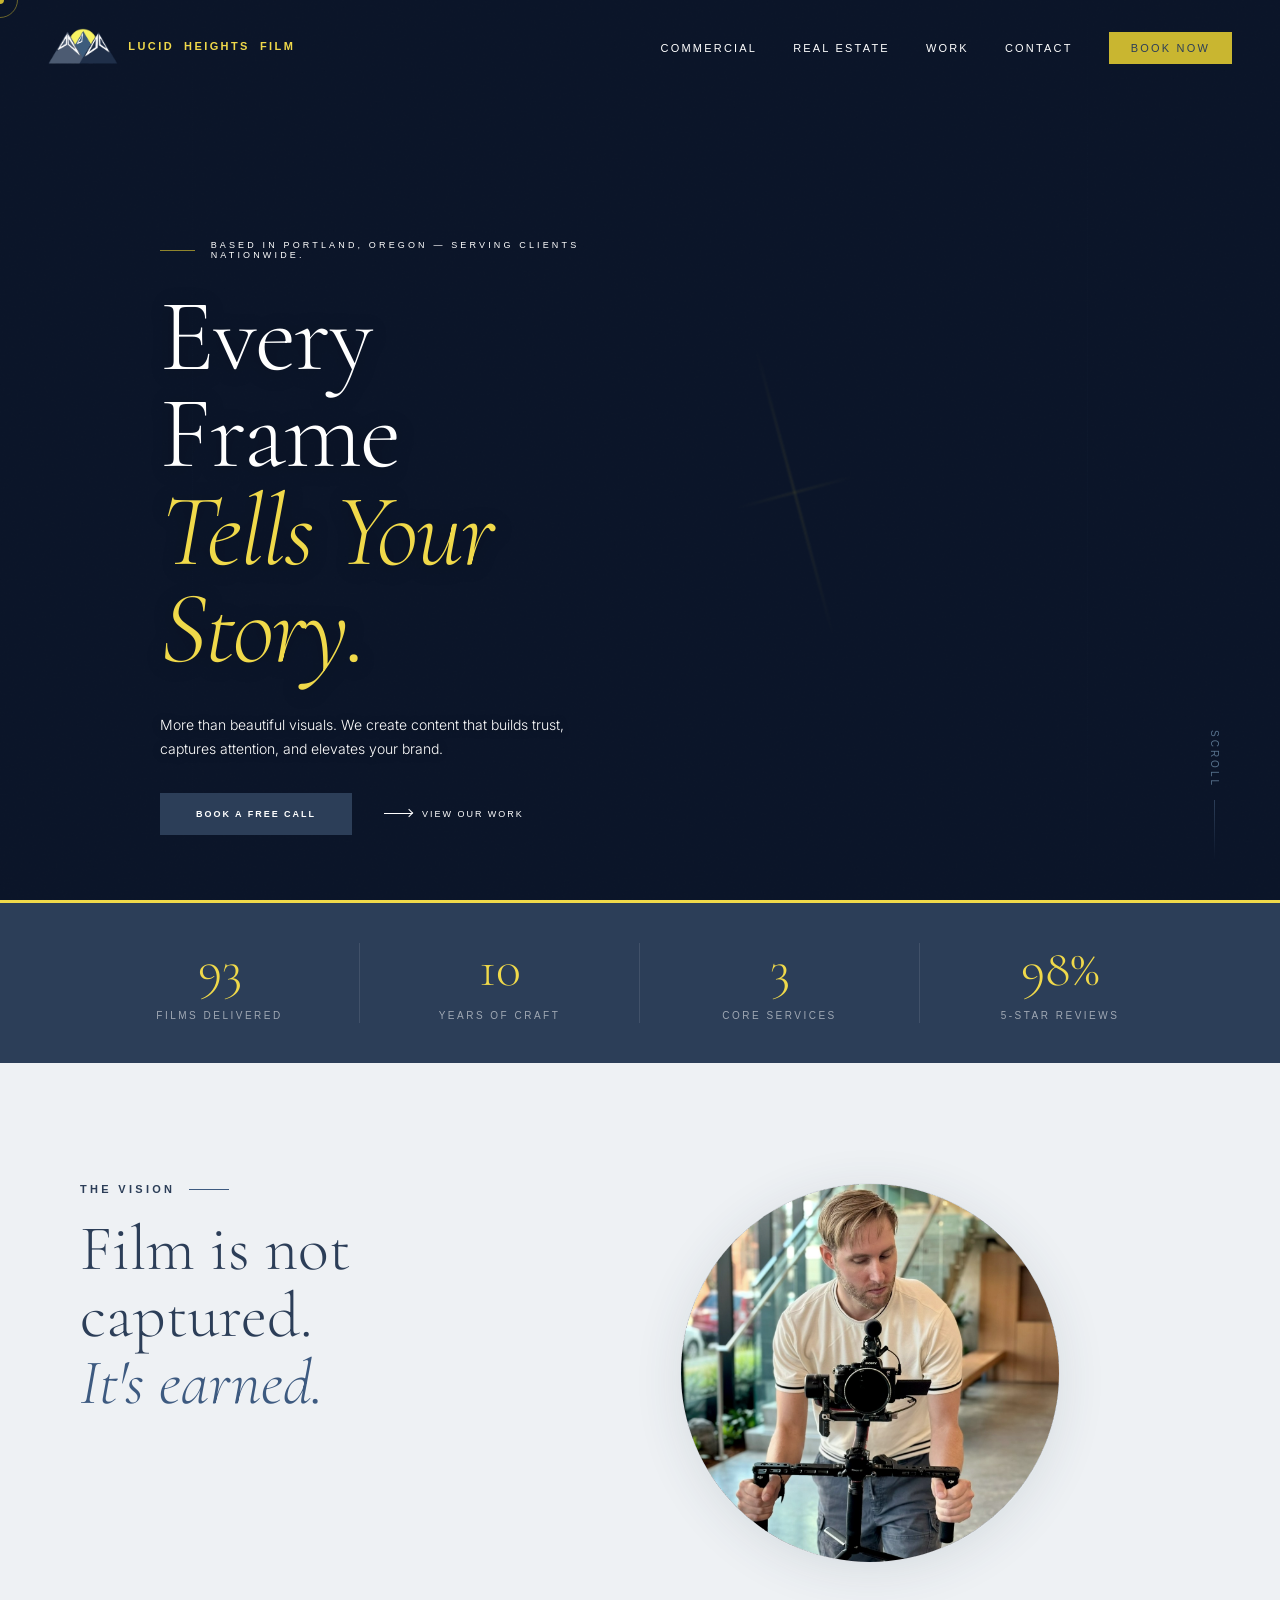
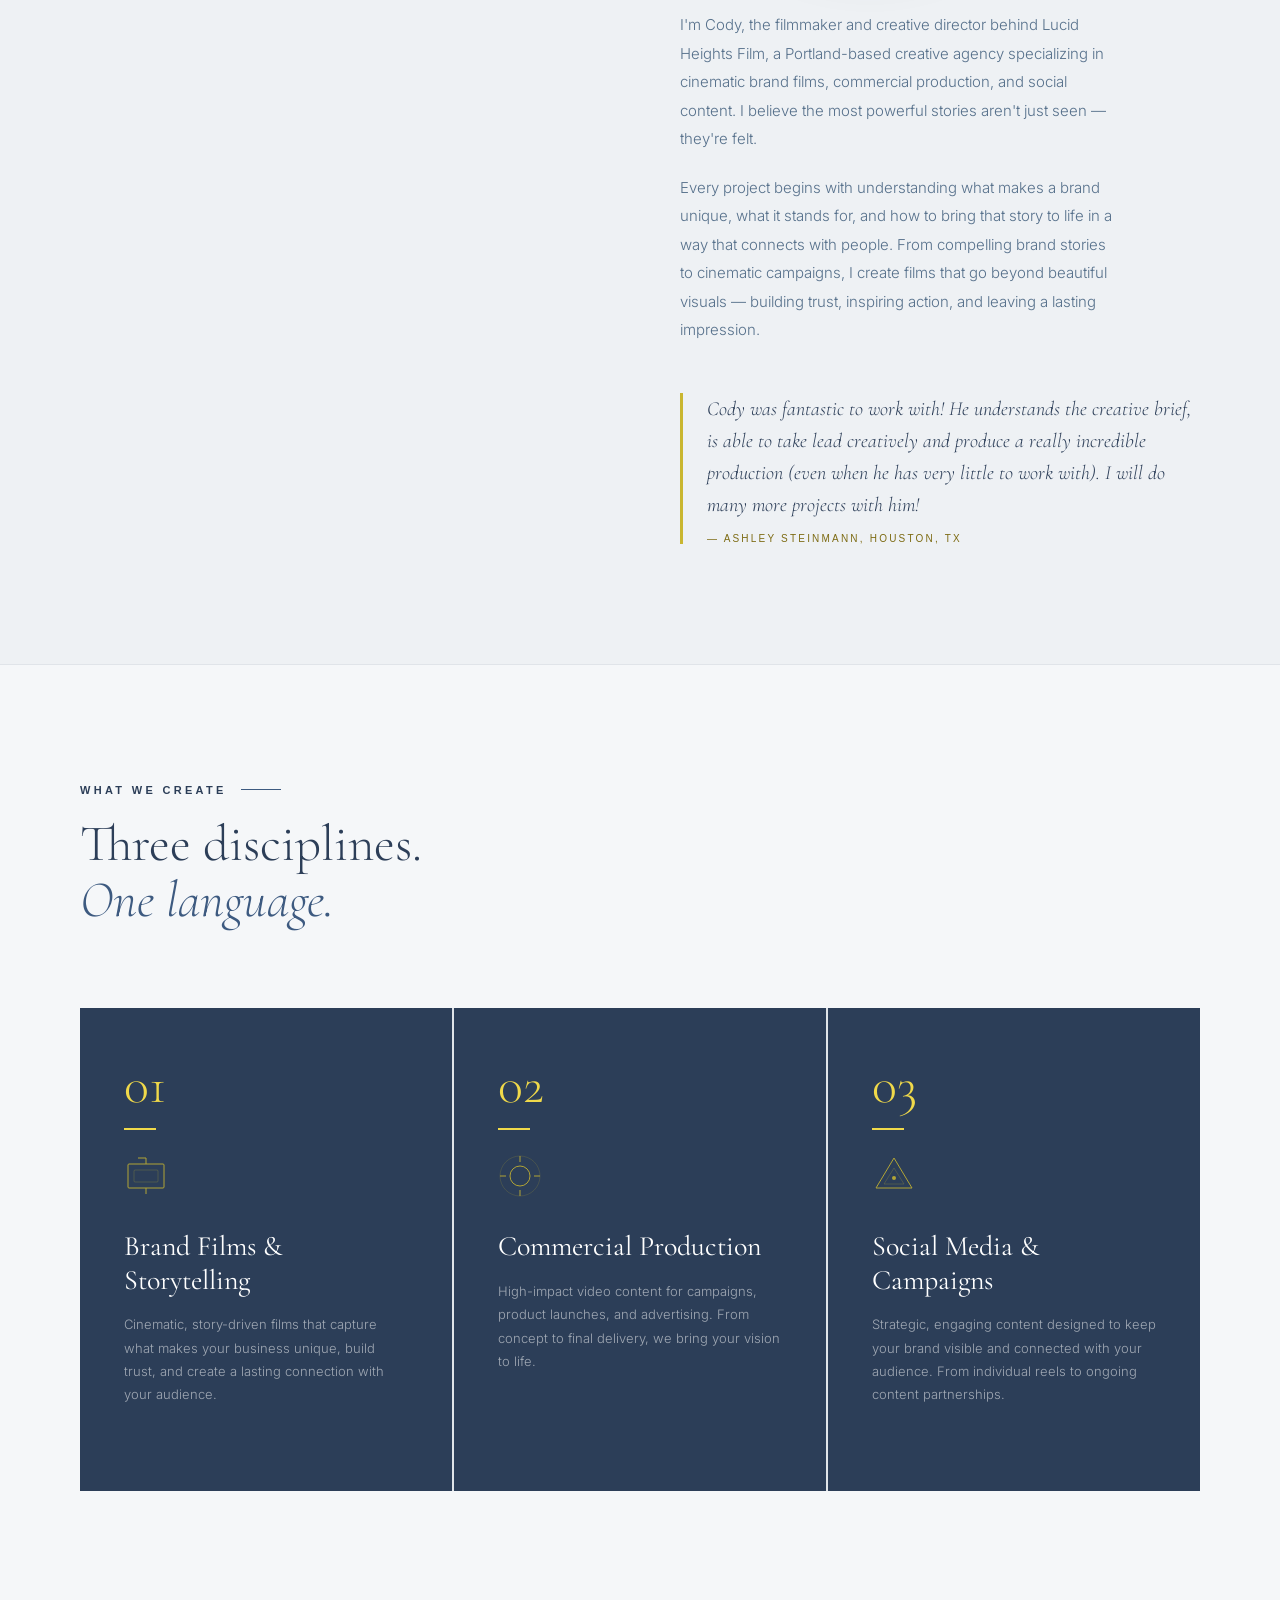
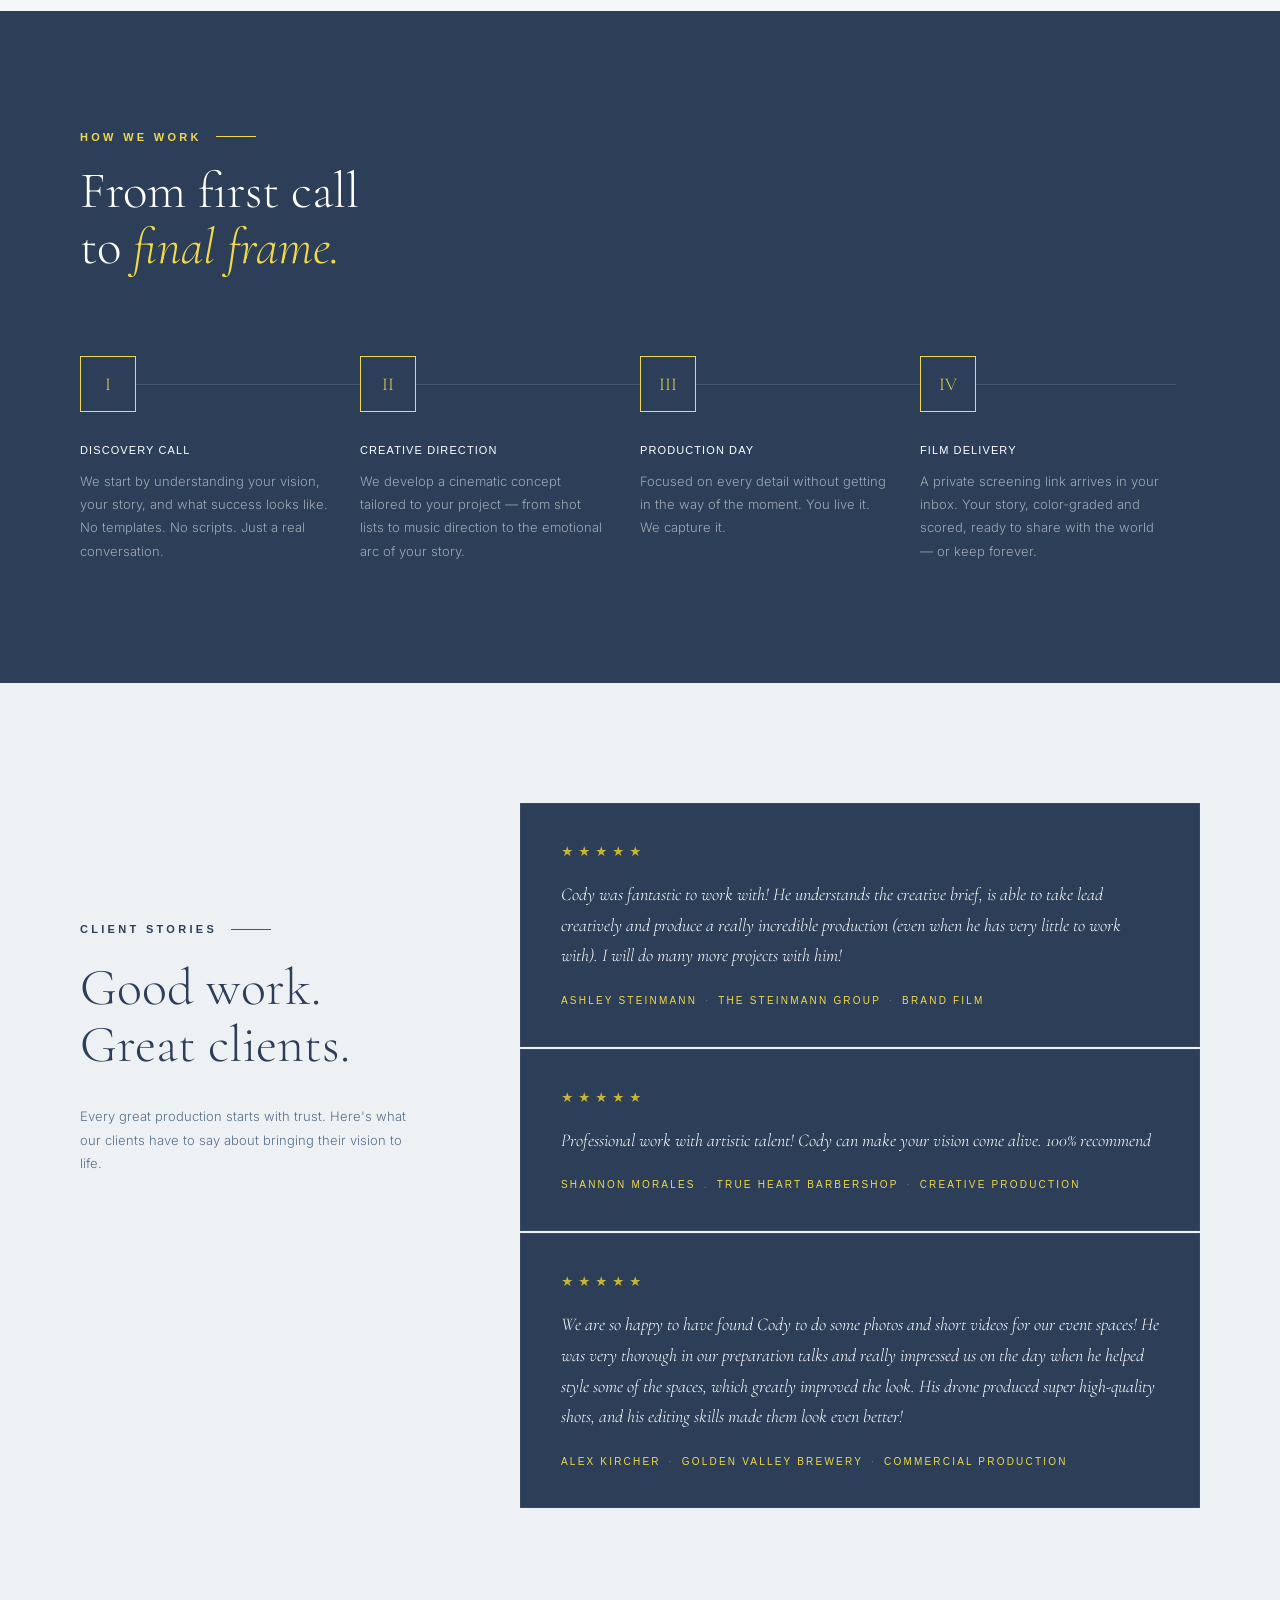
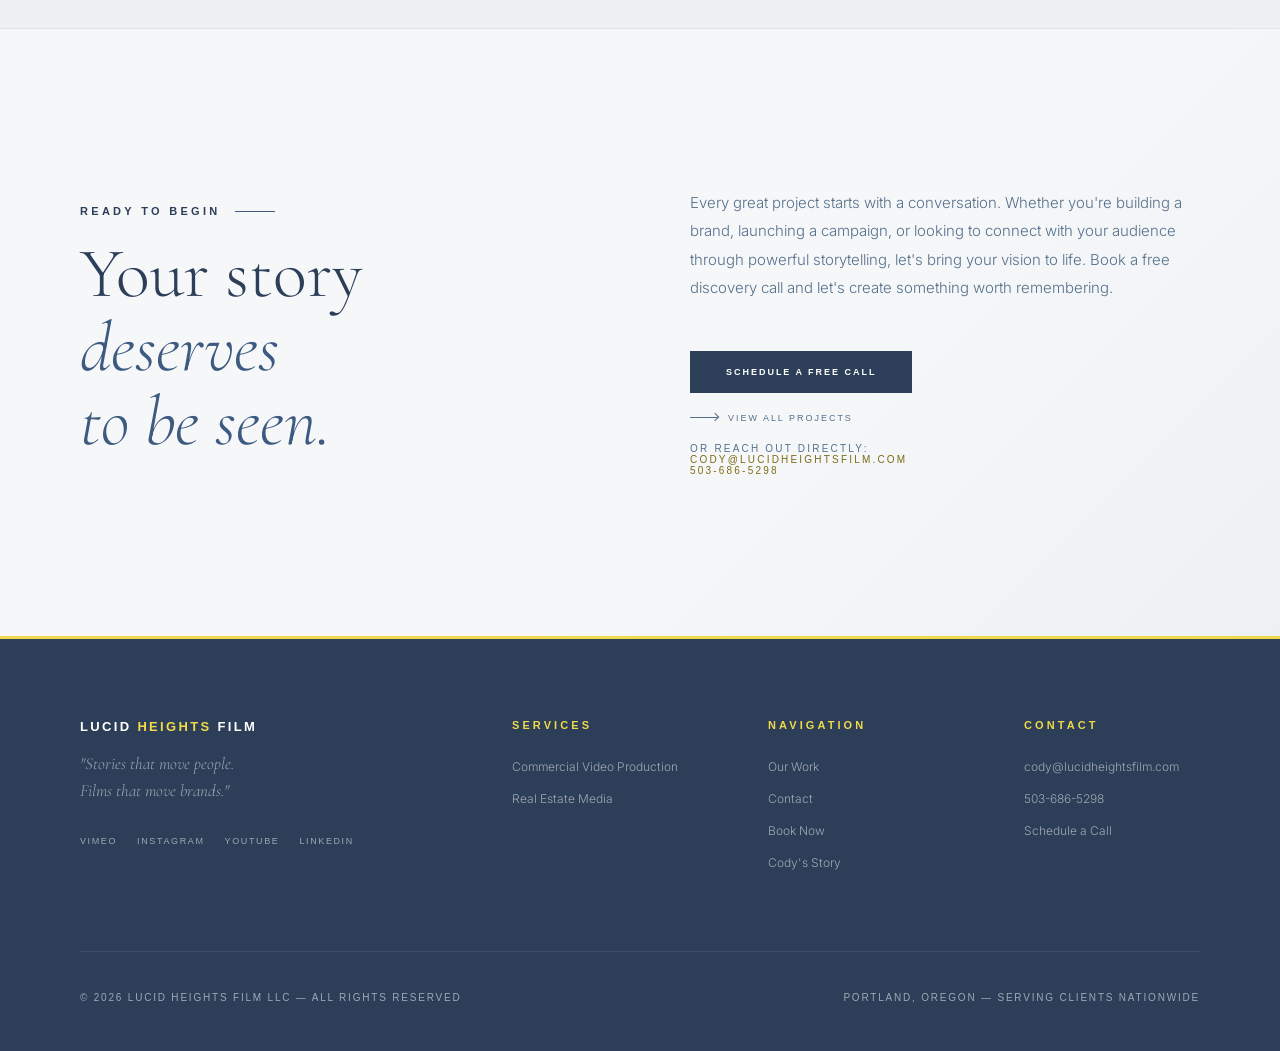
<file: index.html>
<!DOCTYPE html>
<html lang="en">
<head>
  <!-- Google tag (gtag.js) -->
<script async src="https://www.googletagmanager.com/gtag/js?id=G-7K8PRN9YK8"></script>
<script>
  window.dataLayer = window.dataLayer || [];
  function gtag(){dataLayer.push(arguments);}
  gtag('js', new Date());
  gtag('config', 'G-7K8PRN9YK8');
</script>
<meta charset="UTF-8">
<meta name="viewport" content="width=device-width, initial-scale=1.0">
<title>Portland Video Production &amp; Brand Films | Lucid Heights Film</title>
<meta name="description" content="Portland, Oregon video production company creating commercial videos, brand films, and social content that help businesses connect with their audience.">
<link rel="canonical" href="https://lucidheightsfilm.com/">
<meta property="og:type" content="website">
<meta property="og:site_name" content="Lucid Heights Film">
<meta property="og:title" content="Portland Video Production &amp; Brand Films | Lucid Heights Film">
<meta property="og:description" content="Portland, Oregon video production company creating commercial videos, brand films, and social content that help businesses connect with their audience.">
<meta property="og:url" content="https://lucidheightsfilm.com/">
<meta property="og:image" content="https://lucidheightsfilm.com/assets/images/commercial-restaurant-patio-red-umbrellas.jpg">
<meta property="og:locale" content="en_US">
<meta name="twitter:card" content="summary_large_image">
<script type="application/ld+json">
{
  "@context": "https://schema.org",
  "@graph": [
    {
      "@id": "https://lucidheightsfilm.com/#website",
      "@type": "WebSite",
      "name": "Lucid Heights Film",
      "publisher": { "@id": "https://lucidheightsfilm.com/#business" },
      "url": "https://lucidheightsfilm.com/"
    },
    {
      "@id": "https://lucidheightsfilm.com/#business",
      "@type": "ProfessionalService",
      "address": {
        "@type": "PostalAddress",
        "addressCountry": "US",
        "addressLocality": "Portland",
        "addressRegion": "OR"
      },
      "areaServed": [
        { "@type": "City", "name": "Portland, Oregon" },
        { "@type": "Country", "name": "United States" }
      ],
      "description": "Portland, Oregon video production company creating commercial videos, brand films, and social content that help businesses connect with their audience.",
      "email": "cody@lucidheightsfilm.com",
      "image": "https://lucidheightsfilm.com/assets/images/commercial-restaurant-patio-red-umbrellas.jpg",
      "legalName": "Lucid Heights Film LLC",
      "logo": "https://lucidheightsfilm.com/assets/logo/LucidHeightsLogo_1350X880.png",
      "name": "Lucid Heights Film",
      "sameAs": [
        "https://vimeo.com/lucidheightsfilm",
        "https://www.instagram.com/lucidheightsfilm/",
        "https://www.youtube.com/lucidheight",
        "https://www.linkedin.com/in/lucidheightsfilm/"
      ],
      "telephone": "+1-503-686-5298",
      "url": "https://lucidheightsfilm.com/"
    }
  ]
}
</script>
<link rel="preconnect" href="https://fonts.googleapis.com">
<link rel="preconnect" href="https://fonts.gstatic.com" crossorigin>

<!-- Hero background video: start fetching before the stylesheet blocks parsing. -->
<link rel="preload" as="video" href="assets/video/MainPageHero.mp4" type="video/mp4">

<link rel="stylesheet" href="style.css">

<style>
  /* ============================================
     HOMEPAGE-SPECIFIC STYLES ONLY
     Shared styles are in style.css
     ============================================ */

  /* ── COUNTER STRIP — NAVY DARK SECTION ── */
  .counter-strip {
    background: var(--navy);
    border-top: 3px solid var(--gold-light);
    padding: 40px 80px;
    display: grid;
    grid-template-columns: repeat(4, 1fr);
    gap: 0;
  }
  .counter-item {
    text-align: center;
    padding: 0 32px;
    border-right: 1px solid rgba(255, 255, 255, 0.1);
    opacity: 0;
    transform: translateY(20px);
    transition: opacity 0.7s ease, transform 0.7s ease;
  }
  .counter-item:last-child { border-right: none; }
  .counter-item.visible { opacity: 1; transform: none; }
  .counter-number {
    font-family: var(--serif);
    font-size: 52px;
    font-weight: 300;
    color: var(--gold-light);
    line-height: 1;
    display: block;
    margin-bottom: 8px;
  }
  .counter-label {
    font-family: var(--sans);
    font-size: 10px;
    letter-spacing: 0.25em;
    text-transform: uppercase;
    color: rgba(255, 255, 255, 0.55);
  }

  /* ── CRAFT SECTION — LIGHT ── */
  .craft { background: var(--off-white2); }

  .craft-inner {
    display: grid;
    grid-template-columns: 1fr 1fr;
    gap: 80px;
    align-items: start;
    max-width: 1200px;
    margin: 0 auto;
  }
  .craft-left { display: flex; flex-direction: column; }
  .craft-headline {
    font-family: var(--serif);
    font-size: clamp(42px, 5vw, 72px);
    font-weight: 300;
    line-height: 1.05;
    color: var(--navy);
  }
  /* em on light background → steel */
  .craft-headline em { color: var(--navy-mid); font-style: italic; }

  .craft-right {
    display: flex;
    flex-direction: column;
    gap: 48px;
  }
  .craft-portrait-desktop {
    width: 100%;
    aspect-ratio: 1;
    max-width: 380px;
    opacity: 0;
    animation: heroReveal 1.2s cubic-bezier(0.22,1,0.36,1) forwards;
    animation-delay: 0.5s;
  }
  .craft-portrait-desktop img {
    width: 100%;
    height: 100%;
    object-fit: cover;
    border-radius: 50%;
    border: 1px solid var(--border);
    filter: grayscale(15%);
    box-shadow: 0 8px 48px rgba(44, 62, 88, 0.12);
  }
  .craft-body { font-size: 15px; line-height: 1.9; color: var(--text-light); max-width: 440px; }
  .craft-body p + p { margin-top: 20px; }
  .craft-quote { margin-top: 48px; padding-left: 24px; border-left: 3px solid var(--gold); }
  .craft-quote p { font-family: var(--serif); font-size: 20px; font-style: italic; color: var(--navy); line-height: 1.6; }
  .craft-quote cite { display: block; margin-top: 12px; font-family: var(--sans); font-size: 10px; letter-spacing: 0.22em; text-transform: uppercase; color: var(--gold-deep); font-style: normal; }

  .craft-portrait-mobile { display: none; }

  /* ── CTA SECTION — LIGHT ── */
  .cta-section { background: var(--off-white); padding: 0; position: relative; overflow: hidden; border-top: 1px solid var(--border); }
  .cta-inner {
    max-width: 100%;
    padding: 160px 80px;
    display: grid;
    grid-template-columns: 1fr 1fr;
    gap: 100px;
    align-items: center;
    position: relative;
    z-index: 1;
  }
  .cta-bg {
    position: absolute; inset: 0;
    background: linear-gradient(135deg, var(--off-white) 60%, var(--off-white2) 100%);
  }
  .cta-heading { font-family: var(--serif); font-size: clamp(44px, 5.5vw, 80px); font-weight: 300; line-height: 1.05; color: var(--navy); }
  /* em on light background → steel */
  .cta-heading em { color: var(--navy-mid); display: block; font-style: italic; }
  .cta-body { font-size: 15px; line-height: 1.9; color: var(--text-light); margin-bottom: 48px; }
  .cta-actions { display: flex; flex-direction: column; gap: 20px; align-items: flex-start; }
  .cta-contact { margin-top: 32px; font-family: var(--sans); font-size: 10px; letter-spacing: 0.22em; text-transform: uppercase; color: var(--text-light); }
  .cta-contact a { color: var(--gold-deep); text-decoration: none; transition: color 0.3s; }
  .cta-contact a:hover { color: var(--navy); }

  /* ── HERO — LIGHT ── */
  .hero {
    align-items: flex-start;
    /* Dark base so the hero reads as intended from the first paint, instead of
       flashing the light page background until the Vimeo embed arrives. */
    background: #0a1428;
    display: flex;
    height: 100vh;
    justify-content: flex-start;
    min-height: 800px;
    overflow: hidden;
    position: relative;
    touch-action: pan-y;
  }
  /* .hero-video lives in style.css — shared with the work page. */
  .hero-bg {
    position: absolute; inset: 0;
    background:
      linear-gradient(180deg, rgba(10,20,40,0.55) 0%, rgba(10,20,40,0.35) 40%, rgba(10,20,40,0.35) 100%),
      linear-gradient(135deg, rgba(10,20,40,0.3) 0%, transparent 60%);
    z-index: 1;
  }
  .hero-grain {
    position: absolute; inset: 0;
    background-image: url("data:image/svg+xml,%3Csvg viewBox='0 0 512 512' xmlns='http://www.w3.org/2000/svg'%3E%3Cfilter id='noise'%3E%3CfeTurbulence type='fractalNoise' baseFrequency='0.9' numOctaves='4' stitchTiles='stitch'/%3E%3C/filter%3E%3Crect width='100%25' height='100%25' filter='url(%23noise)' opacity='0.04'/%3E%3C/svg%3E");
    opacity: 0.3;
    pointer-events: none;
    z-index: 2;
  }
  .hero-flare {
    position: absolute;
    top: 38%; left: 62%;
    width: 1px; height: 300px;
    background: linear-gradient(180deg, transparent, rgba(201,182,48,0.15), rgba(201,182,48,0.25), rgba(201,182,48,0.15), transparent);
    transform: rotate(-15deg);
    filter: blur(1px);
    pointer-events: none;
    animation: flare 8s ease-in-out infinite;
    z-index: 2;
  }
  .hero-flare::after {
    content: '';
    position: absolute;
    top: 50%; left: -60px;
    width: 122px; height: 1px;
    background: linear-gradient(90deg, transparent, rgba(201,182,48,0.2), transparent);
  }
  @keyframes flare {
    0%, 100% { opacity: 0.5; }
    50% { opacity: 1; }
  }
  .hero-lines {
    position: absolute; inset: 0;
    pointer-events: none;
    overflow: hidden;
  }
  .hero-lines::before, .hero-lines::after {
    content: '';
    position: absolute;
    top: 0; bottom: 0;
    width: 1px;
    background: linear-gradient(180deg, transparent, rgba(44, 62, 88, 0.08), transparent);
  }
  .hero-lines::before { left: 15%; }
  .hero-lines::after { right: 15%; }
  .hero-content {
    position: relative;
    z-index: 2;
    padding: 120px 80px 0;
    max-width: 55%;
    animation: heroReveal 1.6s cubic-bezier(0.22,1,0.36,1) both;
    animation-delay: 0.3s;
  }
  @keyframes heroReveal {
    from { opacity: 0; transform: translateY(40px); }
    to { opacity: 1; transform: translateY(0); }
  }
  .hero-eyebrow {
    font-family: var(--sans);
    font-size: 9px;
    letter-spacing: 0.35em;
    text-transform: uppercase;
    color: #fff;
    margin-bottom: 28px;
    display: flex;
    align-items: center;
    gap: 16px;
  }
  .hero-eyebrow::before {
    content: '';
    display: block;
    width: 40px; height: 1px;
    background: var(--gold);
    opacity: 0.7;
  }
  .hero-title {
    font-family: var(--serif);
    font-size: clamp(62px, 8vw, 110px);
    font-weight: 300;
    line-height: 0.95;
    letter-spacing: -0.02em;
    color: #fff;
    margin-bottom: 36px;
    text-shadow: 0 2px 20px rgba(0,0,0,0.3);
  }
  /* em on video background → gold-light */
  .hero-title em { color: var(--gold-light); display: block; font-style: italic; }
  .hero-sub {
    color: #fff;
    font-size: 14px;
    font-weight: 300;
    line-height: 1.7;
    margin-bottom: 32px;
    max-width: 420px;
    text-shadow: 0 1px 8px rgba(0,0,0,0.4);
  }
  .hero-actions { display: flex; align-items: center; gap: 32px; flex-wrap: wrap; }
  .hero-actions .btn-ghost { color: #fff; }
  .hero-actions .btn-ghost:hover { color: var(--gold-light); }
  .hero-portrait { display: none; }

  /* ── PROCESS SECTION — NAVY DARK SECTION ── */
  .process { background: var(--navy); position: relative; }
  .process-inner { max-width: 1200px; margin: 0 auto; }
  .process-header { margin-bottom: 80px; }
  .process-title { font-family: var(--serif); font-size: clamp(40px, 4vw, 64px); font-weight: 300; line-height: 1.1; max-width: 560px; color: #fff; }
  /* em on dark background → gold-light */
  .process-title em { font-style: italic; color: var(--gold-light); }
  /* Override section-label for dark background */
  .process .section-label { color: var(--gold-light); }
  .process .section-label::after { background: var(--gold-light); }

  .process-steps { display: grid; grid-template-columns: repeat(4, 1fr); gap: 0; position: relative; }
  .process-steps::before {
    content: '';
    position: absolute;
    top: 28px; left: 24px; right: 24px;
    height: 1px;
    background: rgba(255, 255, 255, 0.12);
  }
  .process-step { padding: 0 32px 0 0; position: relative; }
  .step-dot {
    width: 56px; height: 56px;
    border: 1.5px solid var(--gold-light);
    border-radius: 0;
    display: flex; align-items: center; justify-content: center;
    margin-bottom: 32px;
    background: var(--navy);
    position: relative; z-index: 1;
  }
  .step-dot span { font-family: var(--serif); font-size: 18px; color: var(--gold-light); }
  .step-title { font-family: var(--sans); font-size: 11px; font-weight: 400; letter-spacing: 0.1em; text-transform: uppercase; color: #fff; margin-bottom: 14px; }
  .step-desc { font-size: 13px; line-height: 1.8; color: rgba(255, 255, 255, 0.55); }

  /* ── SCROLL INDICATOR ── */
  .scroll-indicator {
    position: absolute;
    bottom: 40px; right: 60px;
    z-index: 2;
    display: flex;
    flex-direction: column;
    align-items: center;
    gap: 12px;
  }
  .scroll-indicator span {
    font-family: var(--sans);
    font-size: 10px;
    letter-spacing: 0.3em;
    text-transform: uppercase;
    color: var(--text-light);
    writing-mode: vertical-rl;
  }
  .scroll-line {
    width: 1px; height: 60px;
    background: linear-gradient(180deg, var(--navy), transparent);
    animation: scrollPulse 2s ease-in-out infinite;
  }
  @keyframes scrollPulse {
    0%, 100% { transform: scaleY(1); opacity: 0.6; }
    50% { transform: scaleY(1.3); opacity: 1; }
  }

  /* ── SERVICES SECTION — LIGHT SECTION, NAVY CARDS ── */
  .services { background: var(--off-white); position: relative; overflow: hidden; }
  .services::before {
    content: '';
    position: absolute; top: 0; left: 0; right: 0;
    height: 1px;
    background: var(--border);
  }
  .services-header {
    max-width: 1200px;
    margin: 0 auto 80px;
    display: flex;
    align-items: flex-end;
    justify-content: flex-start;
  }
  .services-title { font-family: var(--serif); font-size: clamp(40px, 4vw, 64px); font-weight: 300; line-height: 1.1; color: var(--navy); }
  .services-title em { color: var(--navy-mid); font-style: italic; }
  .services-grid {
    max-width: 1200px;
    margin: 0 auto;
    display: grid;
    grid-template-columns: repeat(3, 1fr);
    gap: 2px;
    background: var(--border);
  }
  .service-card {
    background: var(--navy);
    display: block;
    overflow: hidden;
    padding: 52px 44px;
    position: relative;
    transition: background 0.3s ease;
  }
  .service-card::after {
    content: '';
    position: absolute; bottom: 0; left: 0;
    width: 0; height: 2px;
    background: var(--gold-light);
    transition: width 0.5s cubic-bezier(0.7,0,0.3,1);
  }
  .service-card:hover { background: rgba(10,26,51,0.85); }
  .service-card:hover::after { width: 100%; }
  .service-num {
    font-family: var(--serif); font-size: 52px; font-weight: 300;
    color: var(--gold-light); line-height: 1; margin-bottom: 16px; display: block;
  }
  .service-bar { width: 32px; height: 2px; background: var(--gold-light); margin-bottom: 24px; }
  .service-icon { width: 44px; height: 44px; margin-bottom: 28px; opacity: 0.85; }
  .service-name { font-family: var(--serif); font-size: 28px; font-weight: 400; line-height: 1.2; color: #fff; margin-bottom: 16px; }
  .service-desc { font-size: 13px; line-height: 1.8; color: rgba(255,255,255,0.55); margin-bottom: 32px; }
  .service-link { font-family: var(--sans); font-size: 10px; letter-spacing: 0.22em; text-transform: uppercase; color: var(--gold-light); display: flex; align-items: center; gap: 10px; }
  .service-link::after { content: '→'; font-size: 12px; font-family: serif; }

  /* ── TESTIMONIALS SECTION — LIGHT ── */
 
 .testimonials { background: var(--off-white2); position: relative; overflow: hidden; }
  .testimonials-inner { max-width: 1200px; margin: 0 auto; display: grid; grid-template-columns: 1fr 2fr; gap: 100px; align-items: start; }
  .testimonials-left { position: sticky; top: 120px; }
  .testimonials-left .section-label { margin-bottom: 24px; }
  .testimonials-title { font-family: var(--serif); font-size: 52px; font-weight: 300; line-height: 1.1; margin-bottom: 32px; color: var(--navy); }
  /* em on light → steel */
  .testimonials-title em { color: var(--navy-mid); font-style: italic; }
  .testimonials-note { font-size: 13px; line-height: 1.8; color: var(--text-light); }
  .testimonial-list { display: flex; flex-direction: column; gap: 2px; }


  /* ── MOBILE OVERRIDES ── */
  @media (max-width: 900px) {
    .hero {
      height: auto;
      min-height: unset;
      flex-direction: column;
      align-items: flex-start;
      justify-content: flex-start;
      overflow: visible;
      padding-bottom: 0;
    }
    .hero-content { padding: 100px 24px 40px; max-width: 100%; width: 100%; }
    .hero-title { font-size: clamp(40px, 10vw, 72px); }
    .hero-actions { flex-wrap: wrap; gap: 20px; }
    .scroll-indicator { display: none; }

    .craft-inner { grid-template-columns: 1fr; gap: 40px; }
    .craft-right { gap: 0; }
    .craft-portrait-desktop { display: none; }
    .craft-left {
      flex-direction: row;
      align-items: center;
      gap: 20px;
    }
    .craft-left > div:first-child { flex: 1; min-width: 0; }
    .craft-portrait-mobile {
      display: block;
      flex-shrink: 0;
      width: 45vw; height: 45vw;
      max-width: 220px; max-height: 220px;
      opacity: 0;
      animation: heroReveal 1.2s cubic-bezier(0.22,1,0.36,1) forwards;
      animation-delay: 0.4s;
    }
    .craft-portrait-mobile img {
      width: 100%; height: 100%;
      object-fit: cover;
      border-radius: 50%;
      border: 1px solid var(--border);
      filter: grayscale(15%);
      box-shadow: 0 4px 24px rgba(44, 62, 88, 0.1);
    }

    .counter-strip { grid-template-columns: repeat(2, 1fr); padding: 40px 24px; gap: 32px; }
    .counter-item { border-right: none; border-bottom: 1px solid rgba(255, 255, 255, 0.1); padding-bottom: 32px; padding-left: 0; padding-right: 0; }
    .counter-item:nth-child(2n) { border-bottom: none; }

    .services { padding-left: 0; padding-right: 0; }
    .services-header { padding: 0 24px; margin-bottom: 0; justify-content: flex-start; align-items: flex-start; flex-direction: column; gap: 0; }
    .services-grid { grid-template-columns: 1fr; padding: 0; margin-top: 40px; }

    .process-steps { grid-template-columns: 1fr; gap: 40px; }
    .process-steps::before { display: none; }
    .testimonials-inner { grid-template-columns: 1fr; gap: 48px; padding: 0 24px; }
    .testimonials-left { position: static; }
    .testimonial-list { gap: 2px; }
    .testimonial { width: 100%; }
    .cta-section { overflow: hidden; }
    .cta-inner { grid-template-columns: 1fr; padding: 80px 24px; gap: 48px; }
  }

  @media (max-width: 480px) {
    .hero-title { font-size: clamp(36px, 9vw, 52px); }
    .hero-content { padding: 80px 20px 32px; }
    .cta-inner { padding: 60px 20px; }
    .counter-strip { padding: 32px 20px; }
    .craft-portrait-mobile { width: 44vw; height: 44vw; }
    .services-header { padding: 0 20px; }
    .services-grid { padding: 0; }
  }

  /* Nav-over-video styling lives in style.css — shared with the work page. */

</style>
</head>
<body class="nav-over-video">

<div class="cursor" id="cursor"></div>
<div class="cursor-ring" id="cursorRing"></div>

<!-- NAV -->
<nav id="nav">
  <a href="index.html" class="nav-logo">
    <img src="assets/logo/LucidHeightsLogo_1350X880.png" alt="Lucid Heights Film" class="nav-logo-img">
    Lucid <span>Heights</span> Film <span class="nav-agency">| Creative Agency</span>
  </a>
  <ul class="nav-links">
    <li><a href="commercial/index.html">Commercial</a></li>
    <li><a href="realestate/index.html">Real Estate</a></li>
    <li><a href="work/index.html">Work</a></li>
    <li><a href="contact/index.html">Contact</a></li>
    <li><a href="https://calendar.app.google/xi4P4kTHmmL9mt7w9" target="_blank" class="nav-cta">Begin Your Film</a></li>
  </ul>
  <button class="menu-toggle" aria-label="Menu" onclick="document.getElementById('navDrawer').classList.add('open');document.body.style.overflow='hidden';">
    <span></span><span></span><span></span>
  </button>
</nav>

<!-- MOBILE NAV DRAWER -->
<div class="nav-drawer" id="navDrawer">
  <button class="nav-drawer-close" onclick="document.getElementById('navDrawer').classList.remove('open');document.body.style.overflow='';">✕</button>
  <a href="index.html" onclick="document.getElementById('navDrawer').classList.remove('open');document.body.style.overflow='';">Home</a>
  <a href="commercial/index.html" onclick="document.getElementById('navDrawer').classList.remove('open');document.body.style.overflow='';">Commercial</a>
  <a href="realestate/index.html" onclick="document.getElementById('navDrawer').classList.remove('open');document.body.style.overflow='';">Real Estate</a>
  <a href="work/index.html" onclick="document.getElementById('navDrawer').classList.remove('open');document.body.style.overflow='';">Work</a>
  <a href="contact/index.html" onclick="document.getElementById('navDrawer').classList.remove('open');document.body.style.overflow='';">Contact</a>
  <a href="booknow/index.html" class="drawer-cta" onclick="document.getElementById('navDrawer').classList.remove('open');document.body.style.overflow='';">Book Now</a>
</div>

<!-- HERO -->
<section class="hero" id="hero">
  <div class="hero-video">
    <video
      src="assets/video/MainPageHero.mp4"
      autoplay
      loop
      muted
      playsinline
      preload="auto"
      aria-hidden="true"></video>
  </div>
  <div class="hero-bg"></div>
  <div class="hero-grain"></div>
  <div class="hero-flare"></div>
  <div class="hero-lines"></div>
  <div class="hero-content">
    <p class="hero-eyebrow">Based In Portland, Oregon — Serving Clients Nationwide.</p>
    <h1 class="hero-title">Every Frame<br><em>Tells Your Story.</em></h1>
    <p class="hero-sub">More than beautiful visuals. We create content that builds trust, captures attention, and elevates your brand.</p>
    <div class="hero-actions">
      <a href="https://calendar.app.google/xi4P4kTHmmL9mt7w9" target="_blank" class="btn-primary"><span>Book a Free Call</span></a>
      <a href="work/index.html" class="btn-ghost"><span class="arrow"></span>View Our Work</a>
    </div>
  </div>
  <div class="scroll-indicator">
    <span>Scroll</span>
    <div class="scroll-line"></div>
  </div>
</section>

<!-- STATS STRIP — NAVY -->
<div class="counter-strip" id="stats">
  <div class="counter-item fade-in fade-in-delay-1">
    <span class="counter-number" data-target="95">0</span>
    <span class="counter-label">Films Delivered</span>
  </div>
  <div class="counter-item fade-in fade-in-delay-2">
    <span class="counter-number" data-target="10">0</span>
    <span class="counter-label">Years of Craft</span>
  </div>
  <div class="counter-item fade-in fade-in-delay-3">
    <span class="counter-number" data-target="3">0</span>
    <span class="counter-label">Core Services</span>
  </div>
  <div class="counter-item fade-in fade-in-delay-4">
    <span class="counter-number" data-target="100" data-suffix="%">0</span>
    <span class="counter-label">5-Star Reviews</span>
  </div>
</div>

<!-- CRAFT / INTRO — LIGHT -->
<section class="craft" id="about">
  <div class="craft-inner">
    <div class="craft-left fade-in">
      <div>
        <div class="section-label">The Vision</div>
        <h2 class="craft-headline">Film is not<br>captured.<br><em>It's earned.</em></h2>
      </div>
      <div class="craft-portrait-mobile">
        <img src="assets/images/cody-harper-filmmaker-portrait.jpg" alt="Cody Harper — Filmmaker">
      </div>
    </div>
    <div class="craft-right fade-in fade-in-delay-1">
      <div class="craft-portrait-desktop">
        <img src="assets/images/cody-harper-filmmaker-portrait.jpg" alt="Cody Harper — Filmmaker">
      </div>
      <div>
        <div class="craft-body">
          <p>I'm Cody, the filmmaker and creative director behind Lucid Heights Film, a Portland-based creative agency specializing in cinematic brand films, commercial production, and social content. I believe the most powerful stories aren't just seen — they're felt.<p/>
            
            Every project begins with understanding what makes a brand unique, what it stands for, and how to bring that story to life in a way that connects with people. From compelling brand stories to cinematic campaigns, I create films that go beyond beautiful visuals — building trust, inspiring action, and leaving a lasting impression.</p>
        </div>
        <blockquote class="craft-quote">
          <p>Cody was fantastic to work with! He understands the creative brief, is able to take lead creatively and produce a really incredible production (even when he has very little to work with). I will do many more projects with him!</p>
          <cite>— Ashley Steinmann, Houston, TX</cite>
        </blockquote>
      </div>
    </div>
  </div>
</section>

<!-- SERVICES — LIGHT -->
<section class="services" id="services">
  <div class="services-header fade-in">
    <div>
      <div class="section-label">What We Create</div>
      <h2 class="services-title">Three disciplines.<br><em>One language.</em></h2>
    </div>
  </div>
  <div class="services-grid">
    <div class="service-card fade-in fade-in-delay-1">
      <span class="service-num">01</span>
      <div class="service-bar"></div>
      <svg class="service-icon" viewBox="0 0 44 44" fill="none" xmlns="http://www.w3.org/2000/svg">
        <rect x="4" y="10" width="36" height="24" rx="1" stroke="#c9b630" stroke-width="1"/>
        <rect x="10" y="16" width="24" height="12" rx="1" stroke="#c9b630" stroke-width="0.5" opacity="0.5"/>
        <line x1="22" y1="4" x2="22" y2="10" stroke="#c9b630" stroke-width="1"/>
        <line x1="14" y1="4" x2="22" y2="4" stroke="#c9b630" stroke-width="1"/>
        <line x1="22" y1="34" x2="22" y2="40" stroke="#c9b630" stroke-width="1"/>
      </svg>
      <h3 class="service-name">Brand Films & Storytelling</h3>
      <p class="service-desc">Cinematic, story-driven films that capture what makes your business unique, build trust, and create a lasting connection with your audience.</p>
      
    </div>
    <div class="service-card fade-in fade-in-delay-2">
      <span class="service-num">02</span>
      <div class="service-bar"></div>
      <svg class="service-icon" viewBox="0 0 44 44" fill="none" xmlns="http://www.w3.org/2000/svg">
        <circle cx="22" cy="22" r="10" stroke="#c9b630" stroke-width="1"/>
        <circle cx="22" cy="22" r="20" stroke="#c9b630" stroke-width="0.5" opacity="0.4"/>
        <line x1="22" y1="2" x2="22" y2="8" stroke="#c9b630" stroke-width="1"/>
        <line x1="22" y1="36" x2="22" y2="42" stroke="#c9b630" stroke-width="1"/>
        <line x1="2" y1="22" x2="8" y2="22" stroke="#c9b630" stroke-width="1"/>
        <line x1="36" y1="22" x2="42" y2="22" stroke="#c9b630" stroke-width="1"/>
      </svg>
      <h3 class="service-name">Commercial Production</h3>
      <p class="service-desc">High-impact video content for campaigns, product launches, and advertising. From concept to final delivery, we bring your vision to life.</p>
      
    </div>    
    <div class="service-card fade-in fade-in-delay-3">
      <span class="service-num">03</span>
      <div class="service-bar"></div>
      <svg class="service-icon" viewBox="0 0 44 44" fill="none" xmlns="http://www.w3.org/2000/svg">
        <polygon points="22,4 40,34 4,34" stroke="#c9b630" stroke-width="1" fill="none"/>
        <polygon points="22,14 32,30 12,30" stroke="#c9b630" stroke-width="0.5" fill="none" opacity="0.5"/>
        <circle cx="22" cy="24" r="2" fill="#c9b630"/>
      </svg>
      <h3 class="service-name">Social Media & Campaigns</h3>
      <p class="service-desc">Strategic, engaging content designed to keep your brand visible and connected with your audience. From individual reels to ongoing content partnerships.</p>
    
    </div>
  </div>
</section>

<!-- PROCESS — NAVY DARK -->
<section class="process" id="work">
  <div class="process-inner">
    <div class="process-header fade-in">
      <div class="section-label">How We Work</div>
      <h2 class="process-title">From first call<br>to <em>final frame.</em></h2>
    </div>
    <div class="process-steps">
      <div class="process-step fade-in fade-in-delay-1">
        <div class="step-dot"><span>I</span></div>
        <h3 class="step-title">Discovery Call</h3>
        <p class="step-desc">We start by understanding your vision, your story, and what success looks like. No templates. No scripts. Just a real conversation.</p>
      </div>
      <div class="process-step fade-in fade-in-delay-2">
        <div class="step-dot"><span>II</span></div>
        <h3 class="step-title">Creative Direction</h3>
        <p class="step-desc">We develop a cinematic concept tailored to your project — from shot lists to music direction to the emotional arc of your story.</p>
      </div>
      <div class="process-step fade-in fade-in-delay-3">
        <div class="step-dot"><span>III</span></div>
        <h3 class="step-title">Production Day</h3>
        <p class="step-desc">Focused on every detail without getting in the way of the moment. You live it. We capture it.</p>
      </div>
      <div class="process-step fade-in fade-in-delay-4">
        <div class="step-dot"><span>IV</span></div>
        <h3 class="step-title">Film Delivery</h3>
        <p class="step-desc">A private screening link arrives in your inbox. Your story, color-graded and scored, ready to share with the world — or keep forever.</p>
      </div>
    </div>
  </div>
</section>

<!-- TESTIMONIALS — LIGHT -->
<section class="testimonials" id="testimonials">
  <div class="testimonials-inner">
    <div class="testimonials-left fade-in">
      <div class="section-label">Client Stories</div>
      <h2 class="testimonials-title">Good work.<br>Great clients.<br><em></em></h2>
      <p class="testimonials-note">Every great production starts with trust. Here's what our clients have to say about bringing their vision to life.</p>
    </div>
    <div class="testimonial-list">
      <div class="testimonial fade-in fade-in-delay-1">
        <div class="testimonial-stars"><span>★</span><span>★</span><span>★</span><span>★</span><span>★</span></div>
        <p class="testimonial-text">Cody was fantastic to work with! He understands the creative brief, is able to take lead creatively and produce a really incredible production (even when he has very little to work with). I will do many more projects with him!</p>
        <p class="testimonial-attr">Ashley Steinmann<span>·</span>The Steinmann Group<span>·</span>Brand Film</p>
      </div>
      <div class="testimonial fade-in fade-in-delay-2">
        <div class="testimonial-stars"><span>★</span><span>★</span><span>★</span><span>★</span><span>★</span></div>
        <p class="testimonial-text">Professional work with artistic talent! Cody can make your vision come alive. 100% recommend</p>
        <p class="testimonial-attr">shannon morales<span>.</span>true heart barbershop</span><span>·</span>creative production</p>
      </div>
      <div class="testimonial fade-in fade-in-delay-3">
        <div class="testimonial-stars"><span>★</span><span>★</span><span>★</span><span>★</span><span>★</span></div>
        <p class="testimonial-text">We are so happy to have found Cody to do some photos and short videos for our event spaces! He was very thorough in our preparation talks and really impressed us on the day when he helped style some of the spaces, which greatly improved the look. His drone produced super high-quality shots, and his editing skills made them look even better!</p>
        <p class="testimonial-attr">alex kircher<span>·</span>GOLDEN VALLEY BREWERY<span>·</span>Commercial Production</p>
      </div>
    </div>
  </div>
</section>

<!-- CTA — LIGHT -->
<section class="cta-section">
  <div class="cta-bg"></div>
  <div class="cta-inner">
    <div class="fade-in">
      <div class="section-label">Ready to Begin</div>
      <h2 class="cta-heading">Your story<br><em>deserves<br>to be seen.</em></h2>
    </div>
    <div class="cta-right fade-in fade-in-delay-2">
      <p class="cta-body">Every great project starts with a conversation. Whether you're building a brand, launching a campaign, or looking to connect with your audience through powerful storytelling, let's bring your vision to life. Book a free discovery call and let's create something worth remembering.</p>
      <div class="cta-actions">
        <a href="https://calendar.app.google/xi4P4kTHmmL9mt7w9" target="_blank" class="btn-primary"><span>Schedule a Free Call</span></a>
        <a href="work/index.html" class="btn-ghost"><span class="arrow"></span>View All Projects</a>
      </div>
      <p class="cta-contact" style="margin-top:20px;">Or reach out directly:<br><a href="mailto:cody@lucidheightsfilm.com">cody@lucidheightsfilm.com</a><br><a href="tel:5036865298">503-686-5298</a></p>
    </div>
  </div>
</section>

<!-- FOOTER — NAVY -->
<footer>
  <div class="footer-top">
    <div class="footer-brand">
      <span class="footer-logo">Lucid <span>Heights</span> Film</span>
      <p class="footer-tagline">"Stories that move people.<br>Films that move brands."</p>
      <div class="footer-social">
        <a href="https://vimeo.com/lucidheightsfilm" target="_blank">Vimeo</a>
        <a href="http://instagram.com/lucidheightsfilm" target="_blank">Instagram</a>
        <a href="http://youtube.com/lucidheight" target="_blank">YouTube</a>
        <a href="https://www.linkedin.com/in/lucidheightsfilm/" target="_blank">LinkedIn</a>
      </div>
    </div>
    <div class="footer-col">
      <p class="footer-col-title">Services</p>
      <ul>
        <li><a href="commercial/index.html">Commercial Video Production</a></li>
        <li><a href="realestate/index.html">Real Estate Media</a></li>
      </ul>
    </div>
    <div class="footer-col">
      <p class="footer-col-title">Navigation</p>
      <ul>
        <li><a href="work/index.html">Our Work</a></li>
        <li><a href="contact/index.html">Contact</a></li>
        <li><a href="booknow/index.html">Book Now</a></li>
        <li><a href="https://boldjourney.com/meet-cody-harper/" target="_blank">Cody's Story</a></li>
      </ul>
    </div>
    <div class="footer-col">
      <p class="footer-col-title">Contact</p>
      <ul>
        <li><a href="mailto:cody@lucidheightsfilm.com">cody@lucidheightsfilm.com</a></li>
        <li><a href="tel:5036865298">503-686-5298</a></li>
        <li><a href="https://calendar.app.google/xi4P4kTHmmL9mt7w9" target="_blank">Schedule a Call</a></li>
      </ul>
    </div>
  </div>
  <div class="footer-bottom">
    <p class="footer-copy">© 2026 Lucid Heights Film LLC — <span>All Rights Reserved</span></p>
    <p class="footer-location">Portland, Oregon — Serving Clients Nationwide</p>
  </div>
</footer>

<script src="main.js"></script>
<script src="nav.js"></script>
<script>buildNav('');</script>
</body>
</html>
</file>
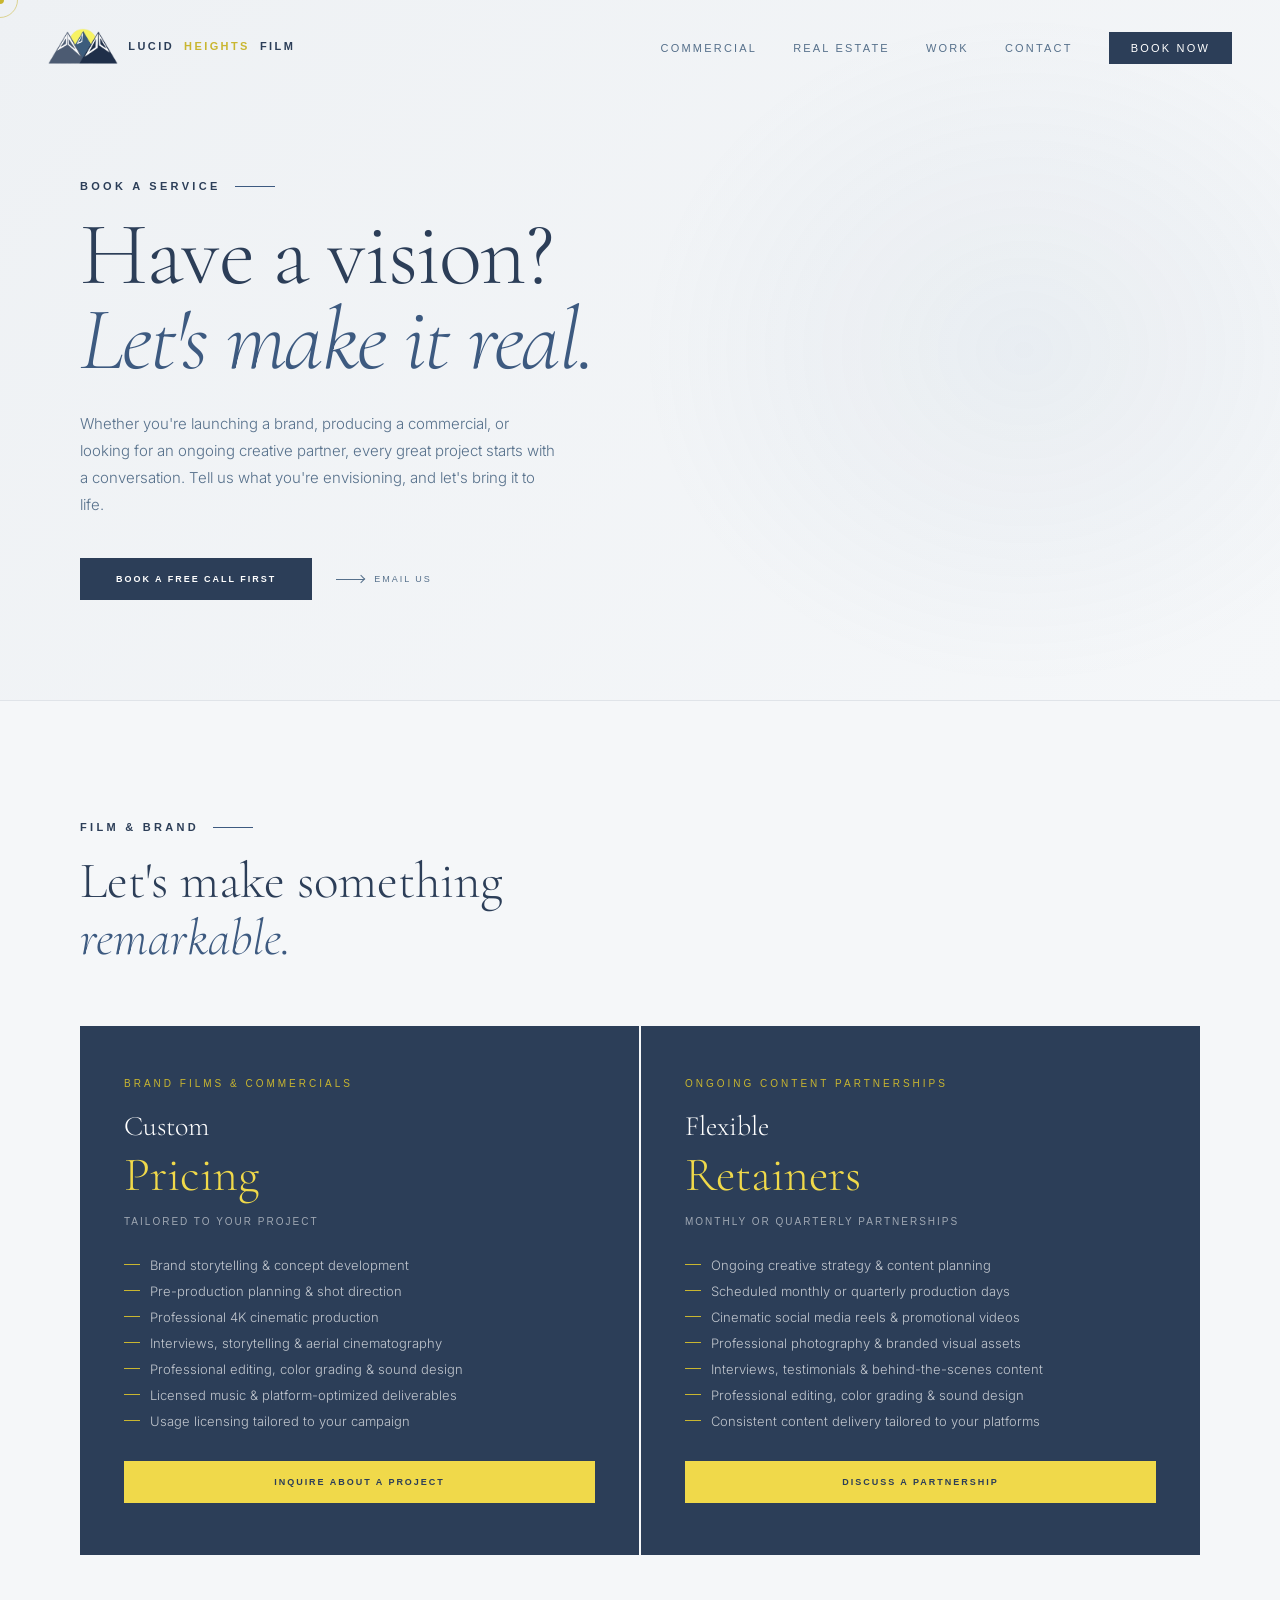
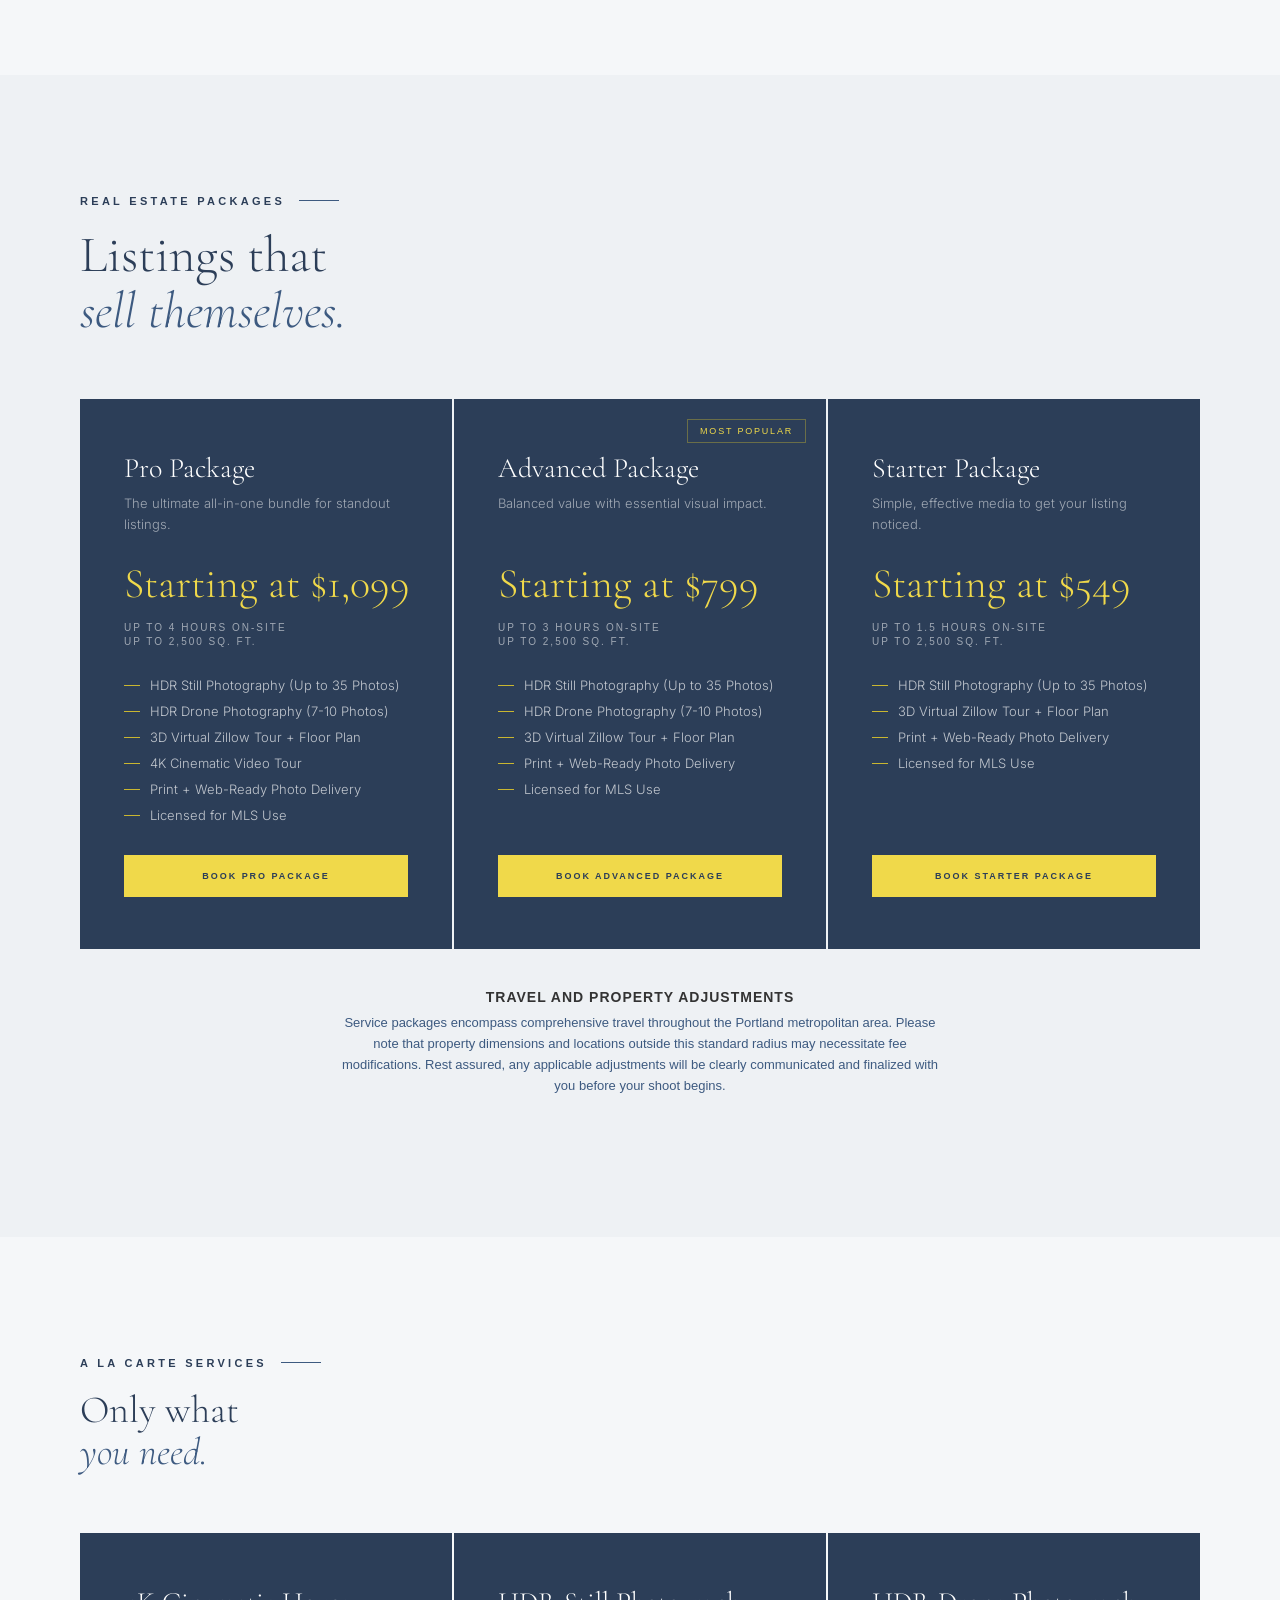
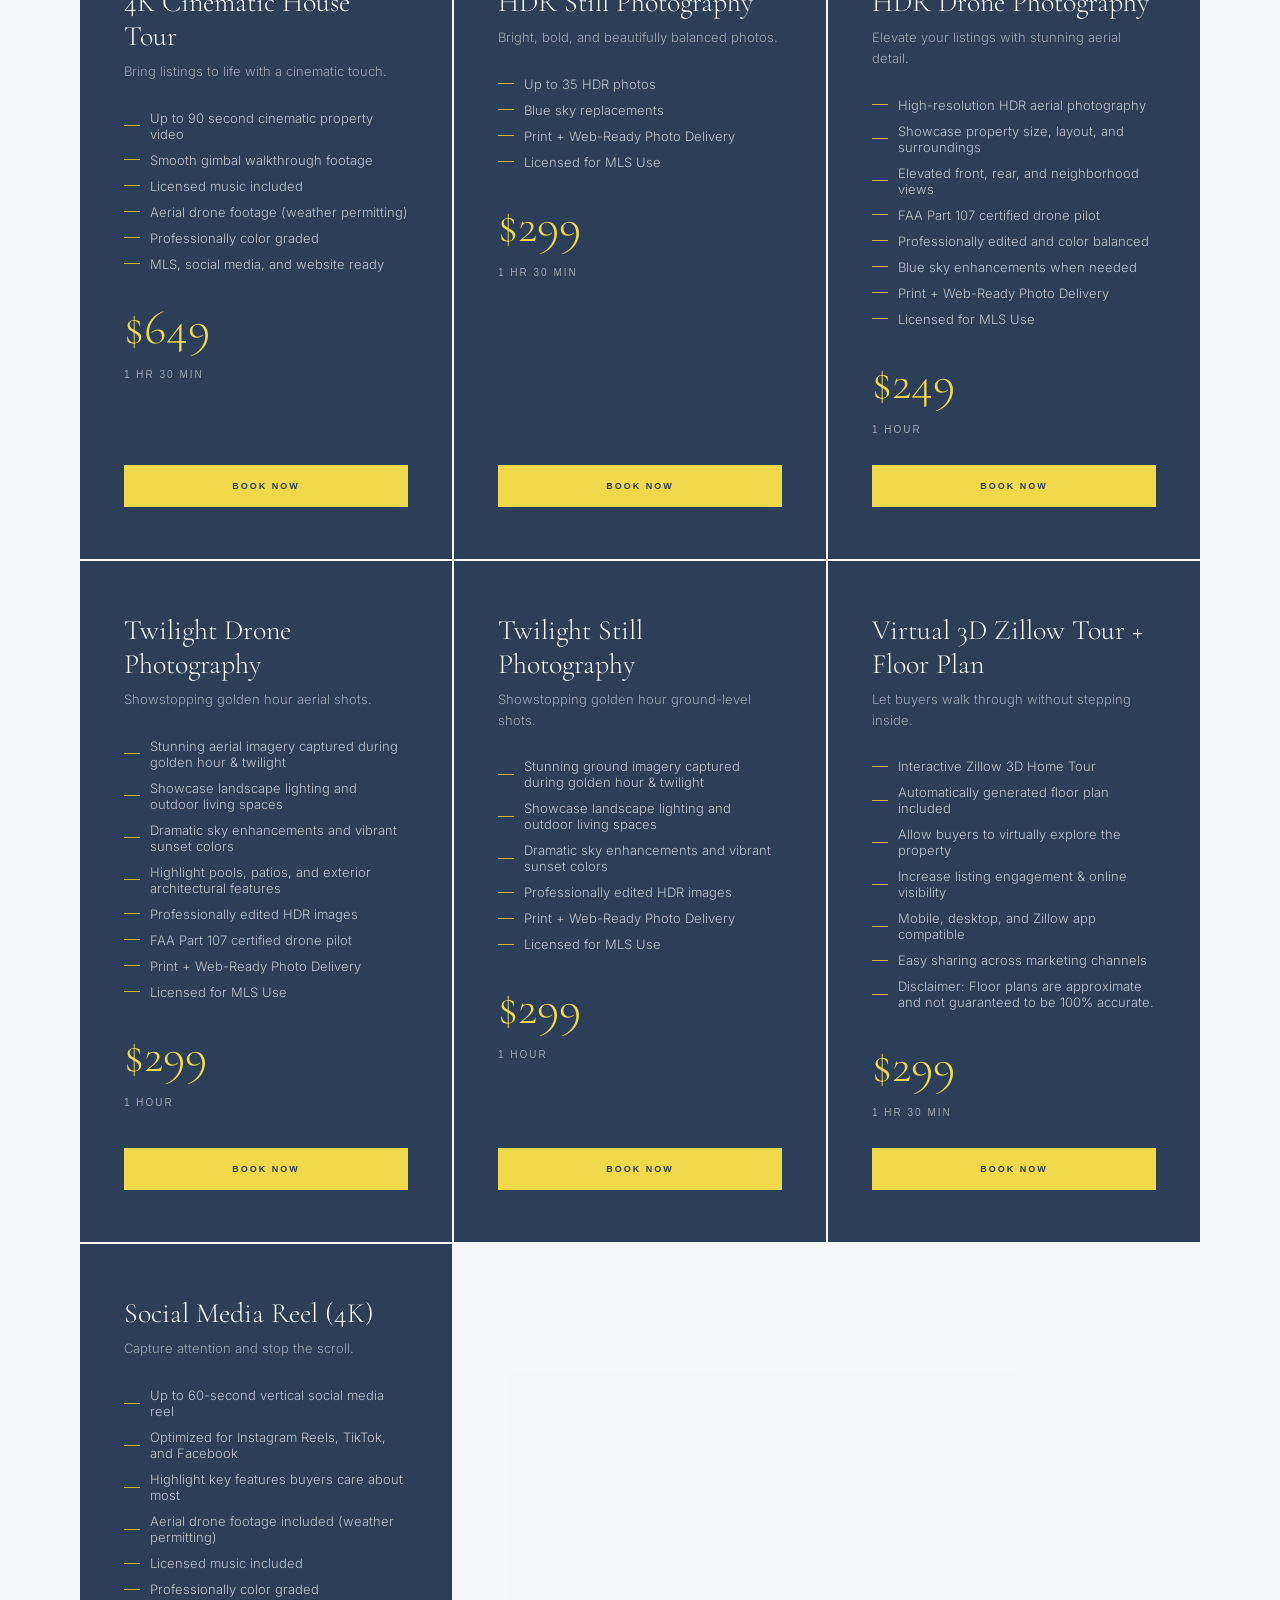
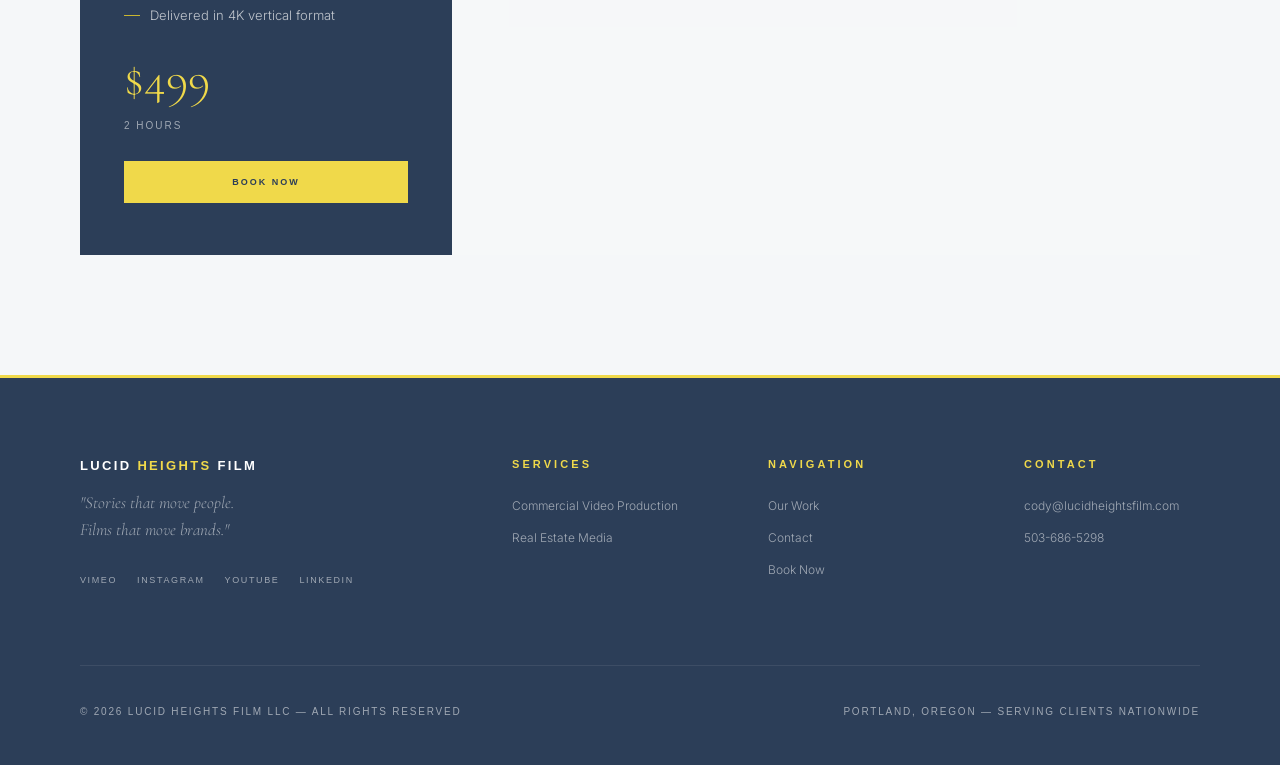
<file: booknow/index.html>
<!DOCTYPE html>
<html lang="en" data-root="../">
<head>
  <!-- Google tag (gtag.js) -->
  <script async src="https://www.googletagmanager.com/gtag/js?id=G-7K8PRN9YK8"></script>
  <script>
    window.dataLayer = window.dataLayer || [];
    function gtag(){dataLayer.push(arguments);}
    gtag('js', new Date());
    gtag('config', 'G-7K8PRN9YK8');
  </script>

  <meta charset="UTF-8">
  <meta name="viewport" content="width=device-width, initial-scale=1.0">
  <title>Book Your Video Production | Lucid Heights Film, Portland</title>
  <meta name="description" content="Book commercial video, brand film, or real estate media with Lucid Heights Film in Portland, Oregon. Every project starts with a free discovery call.">
  <link rel="canonical" href="https://lucidheightsfilm.com/booknow/">
  <meta property="og:type" content="website">
  <meta property="og:site_name" content="Lucid Heights Film">
  <meta property="og:title" content="Book Your Video Production | Lucid Heights Film, Portland">
  <meta property="og:description" content="Book commercial video, brand film, or real estate media with Lucid Heights Film in Portland, Oregon. Every project starts with a free discovery call.">
  <meta property="og:url" content="https://lucidheightsfilm.com/booknow/">
  <meta property="og:image" content="https://lucidheightsfilm.com/assets/images/commercial-restaurant-patio-red-umbrellas.jpg">
  <meta property="og:locale" content="en_US">
  <meta name="twitter:card" content="summary_large_image">
  <link rel="stylesheet" href="../style.css">

  <style>
    /* ── Booking Buttons ── */
    .pricing-card .booking-btn,
    .pricing-card .btn-primary {
      background: var(--gold-light);
      color: var(--navy);
      display: flex;
      justify-content: center;
      margin-top: auto;
      text-align: center;
      width: 100%;
    }

    .pricing-card .booking-btn::after,
    .pricing-card .btn-primary::after {
      background: var(--gold);
    }

    .pricing-card .booking-btn span,
    .pricing-card .btn-primary span {
      color: var(--navy);
    }

    /* ── Booking button loading state ── */
    .btn-primary.booking-btn {
      position: relative;
      transition: opacity 0.3s;
    }

    .btn-primary.booking-btn.loading span {
      visibility: hidden;
    }

    .btn-primary.booking-btn.loading::after {
      align-items: center;
      content: 'Redirecting…';
      display: flex;
      font-family: var(--sans);
      font-size: inherit;
      inset: 0;
      justify-content: center;
      letter-spacing: inherit;
      position: absolute;
      text-transform: uppercase;
    }

    /* ── Grids ── */
    .ala-carte-grid,
    .custom-grid,
    .packages-grid {
      align-items: stretch;
      background: rgba(255,255,255,0.06);
      display: grid;
      gap: 2px;
      margin: 0 auto;
      max-width: 1200px;
    }

    .ala-carte-grid,
    .packages-grid {
      grid-template-columns: repeat(3, 1fr);
    }

    .ala-carte-grid {
      margin-top: 0;
    }

    .custom-grid {
      grid-template-columns: repeat(2, 1fr);
    }

    /* ── Pricing Cards ── */
    .pricing-card {
      background: var(--navy);
      border: none;
      display: flex;
      flex-direction: column;
      height: 100%;
      min-height: 100%;
      overflow: hidden;
      padding: 52px 44px;
      position: relative;
      transition: background 0.3s ease;
    }

    .pricing-card::after {
      background: var(--gold-light);
      bottom: 0;
      content: '';
      height: 2px;
      left: 0;
      position: absolute;
      transition: width 0.5s cubic-bezier(0.7,0,0.3,1);
      width: 0;
    }

    .pricing-card:hover {
      background: rgba(10,26,51,0.85);
      box-shadow: none;
    }

    .pricing-card:hover::after {
      width: 100%;
    }

    .pricing-card.featured {
      background: var(--navy);
      border: none;
    }

    .pricing-card.featured::before {
      border: 1px solid rgba(201,182,48,0.4);
      color: var(--gold-light);
      font-family: var(--sans);
      font-size: 9px;
      letter-spacing: 0.2em;
      padding: 6px 12px;
      position: absolute;
      right: 20px;
      text-transform: uppercase;
      top: 20px;
    }

    .pricing-name {
      color: #fff;
    }

    .pricing-desc {
      color: rgba(255,255,255,0.55);
    }

    .pricing-price {
      clear: both;
      color: var(--gold-light);
      display: block;
      float: none;
      line-height: 1;
      margin-bottom: 16px;
      position: relative;
      width: 100%;
      z-index: 1;
    }

    .pricing-duration {
      clear: both;
      color: rgba(255,255,255,0.55);
      display: block;
      float: none;
      line-height: 1.4;
      margin-bottom: 28px;
      position: relative;
      width: 100%;
      z-index: 1;
    }

    .pricing-includes {
      margin-bottom: 32px;
    }

    .pricing-includes li {
      color: rgba(255,255,255,0.7);
    }

    /* Keep card buttons lined up at the bottom on desktop/tablet grid layouts */
    @media (min-width: 901px) {
      .pricing-card .booking-btn,
      .pricing-card .btn-primary {
        margin-top: auto;
      }
    }

    /* ── Mobile: single column ── */
    @media (max-width: 900px) {
      .packages-grid,
      .ala-carte-grid,
      .custom-grid {
        grid-template-columns: 1fr;
      }

      .pricing-card {
        padding: 36px 28px;
      }

      .pricing-card .booking-btn,
      .pricing-card .btn-primary {
        margin-top: 28px;
      }
    }

    /* ── Toast Notification ── */
    .wix-toast {
      background: rgba(20,18,24,0.95);
      backdrop-filter: blur(12px);
      border: 1px solid rgba(245,242,238,0.08);
      border-radius: 8px;
      bottom: 2rem;
      box-shadow: 0 12px 40px rgba(0,0,0,0.4);
      color: var(--cream, #f5f2ee);
      font-family: var(--sans);
      font-size: 13px;
      left: 50%;
      opacity: 0;
      padding: 14px 28px;
      position: fixed;
      transform: translateX(-50%) translateY(120%);
      transition: all 0.4s cubic-bezier(0.23,1,0.32,1);
      z-index: 10000;
    }

    .wix-toast.visible {
      opacity: 1;
      transform: translateX(-50%) translateY(0);
    }

    .wix-toast.error {
      border-color: rgba(224,96,96,0.5);
    }
  </style>
</head>

<body>
  <div class="cursor" id="cursor"></div>
  <div class="cursor-ring" id="cursorRing"></div>
  <nav id="nav"></nav>
  <div class="nav-drawer" id="navDrawer"></div>

  <div class="page-hero">
    <div class="page-hero-bg"></div>
    <div class="page-hero-content">
      <div class="section-label">Book a Service</div>
      <h1 class="page-title">Have a vision?<br><em>Let's make it real.</em></h1>
      <p class="page-subtitle">Whether you're launching a brand, producing a commercial, or looking for an ongoing creative partner, every great project starts with a conversation.

Tell us what you're envisioning, and let's bring it to life.</p>

      <div style="display:flex;gap:24px;margin-top:40px;flex-wrap:wrap;">
        <a href="https://calendar.app.google/xi4P4kTHmmL9mt7w9" target="_blank" class="btn-primary">
          <span>Book a Free Call First</span>
        </a>

        <a href="mailto:cody@lucidheightsfilm.com" class="btn-ghost">
          <span class="arrow"></span>Email Us
        </a>
      </div>
    </div>
  </div>

  <section style="background:var(--off-white);">
    <div style="max-width:1200px;margin:0 auto;">
      <div class="fade-in" style="margin-bottom:60px;">
        <div class="section-label">Film & Brand</div>
        <h2 style="font-family:var(--serif);font-size:clamp(36px,4vw,56px);font-weight:300;line-height:1.1;">Let's make something<br><em style="color:var(--navy-mid);font-style:italic;">remarkable.</em></h2>
      </div>

      <div class="custom-grid">
        <div class="pricing-card fade-in fade-in-delay-1">
          <p style="color:var(--gold);font-family:var(--sans);font-size:10px;letter-spacing:0.3em;margin-bottom:20px;text-transform:uppercase;">Brand films & commercials</p>
          <p class="pricing-name">Custom</p>
          <p class="pricing-price" style="font-size:48px;">Pricing</p>
          <span class="pricing-duration">Tailored to your project</span>

          <ul class="pricing-includes">
            <li>Brand storytelling & concept development</li>
            <li>Pre-production planning & shot direction</li>
            <li>Professional 4K cinematic production</li>
            <li>Interviews, storytelling & aerial cinematography</li>
            <li>Professional editing, color grading & sound design</li>
            <li>Licensed music & platform-optimized deliverables</li>
            <li>Usage licensing tailored to your campaign</li>
          </ul>

          <a href="mailto:cody@lucidheightsfilm.com?subject=Wedding%20Inquiry" class="btn-primary booking-btn">
            <span>inquire about a project</span>
          </a>
        </div>

        <div class="pricing-card fade-in fade-in-delay-2">
          <p style="color:var(--gold);font-family:var(--sans);font-size:10px;letter-spacing:0.3em;margin-bottom:20px;text-transform:uppercase;">ONGOING CONTENT PARTNERSHIPS</p>
          <p class="pricing-name">Flexible</p>
          <p class="pricing-price" style="font-size:48px;">Retainers</p>
          <span class="pricing-duration">MONTHLY OR QUARTERLY PARTNERSHIPS</span>

          <ul class="pricing-includes">
            <li>Ongoing creative strategy & content planning</li>
            <li>Scheduled monthly or quarterly production days</li>
            <li>Cinematic social media reels & promotional videos</li>
            <li>Professional photography & branded visual assets</li>
            <li>Interviews, testimonials & behind-the-scenes content</li>
            <li>Professional editing, color grading & sound design</li>
            <li>Consistent content delivery tailored to your platforms</li>
          </ul>

          <a href="https://calendar.app.google/xi4P4kTHmmL9mt7w9" target="_blank" class="btn-primary booking-btn">
            <span>Discuss a partnership</span>
          </a>
        </div>
      </div>
    </div>
  </section>

  <section style="background:var(--off-white2);">
    <div style="max-width:1200px;margin:0 auto;">
      <div class="fade-in" style="margin-bottom:60px;">
        <div class="section-label">Real Estate Packages</div>
        <h2 style="font-family:var(--serif);font-size:clamp(36px,4vw,56px);font-weight:300;line-height:1.1;">Listings that<br><em style="color:var(--navy-mid);font-style:italic;">sell themselves.</em></h2>
      </div>
      <div class="packages-grid" data-fit-prices>
          <div class="pricing-card fade-in fade-in-delay-1">
          <p class="pricing-name">Pro Package</p>
          <p class="pricing-desc">The ultimate all-in-one bundle for standout listings.</p>
          <p class="pricing-price">Starting at $1,099</p>
          <span class="pricing-duration">UP TO 4 HOURS ON-SITE<br>UP TO 2,500 SQ. FT.</span>
          <ul class="pricing-includes">
            <li>HDR Still Photography (Up to 35 Photos)</li>
            <li>HDR Drone Photography (7-10 Photos)</li>
            <li>3D Virtual Zillow Tour + Floor Plan</li>
            <li>4K Cinematic Video Tour</li>
            <li>Print + Web-Ready Photo Delivery</li>
            <li>Licensed for MLS Use</li>
          </ul>

          <a class="btn-primary booking-btn" href="https://checkout.lucidheightsfilm.com/booking-calendar/pro-package">
            <span>Book Pro Package</span>
          </a>
        </div>
        <div class="pricing-card featured fade-in fade-in-delay-2">
          <p class="pricing-name">Advanced Package</p>
          <p class="pricing-desc">Balanced value with essential visual impact.</p>
          <p class="pricing-price">Starting at $799</p>
          <span class="pricing-duration">Up to 3 Hours on-site<br>UP TO 2,500 SQ. FT.</span>

          <ul class="pricing-includes">
            <li>HDR Still Photography (Up to 35 Photos)</li>
            <li>HDR Drone Photography (7-10 Photos)</li>
            <li>3D Virtual Zillow Tour + Floor Plan</li>
            <li>Print + Web-Ready Photo Delivery</li>
            <li>Licensed for MLS Use</li>
          </ul>

          <a class="btn-primary booking-btn" href="https://checkout.lucidheightsfilm.com/booking-calendar/advanced-package">
            <span>Book Advanced Package</span>
          </a>
        </div>
        <div class="pricing-card fade-in fade-in-delay-3">
          <p class="pricing-name">Starter Package</p>
          <p class="pricing-desc">Simple, effective media to get your listing noticed.</p>
          <p class="pricing-price">Starting at $549</p>
          <span class="pricing-duration">Up to 1.5 Hours on-site<br>UP TO 2,500 SQ. FT.</span>

          <ul class="pricing-includes">
            <li>HDR Still Photography (Up to 35 Photos)</li>
            <li>3D Virtual Zillow Tour + Floor Plan</li>
            <li>Print + Web-Ready Photo Delivery</li>
            <li>Licensed for MLS Use</li>
          </ul>

          <a class="btn-primary booking-btn" href="https://checkout.lucidheightsfilm.com/booking-calendar/starter-package">
            <span>Book Starter Package</span>
          </a>
        </div>
      
      </div>
    </div>
     <div style="max-width: 600px; margin: 40px auto 20px; text-align: center; font-family: sans-serif;">
        <h4 style="color: var(--text-main, #333); font-size: 14px; text-transform: uppercase; letter-spacing: 1px; margin-bottom: 8px;">
          Travel and Property Adjustments
        </h4>
        <p style="color: var(--text-mid, #666); font-size: 13px; line-height: 1.6; margin: 0;">
          Service packages encompass comprehensive travel throughout the Portland metropolitan area. Please note that property dimensions and locations outside this standard radius may necessitate fee modifications. Rest assured, any applicable adjustments will be clearly communicated and finalized with you before your shoot begins.
        </p>
      </div>
  
  </section>

  <section style="background:var(--off-white);">
    <div style="max-width:1200px;margin:0 auto;">
      <div class="fade-in" style="margin-bottom:60px;">
        <div class="section-label">A La Carte Services</div>
        <h2 style="font-family:var(--serif);font-size:clamp(32px,3vw,48px);font-weight:300;line-height:1.1;">Only what<br><em style="color:var(--navy-mid);font-style:italic;">you need.</em></h2>
      </div>

      <div class="ala-carte-grid">
        <div class="pricing-card fade-in fade-in-delay-1">
          <p class="pricing-name">4K Cinematic House Tour</p>
          <p class="pricing-desc">Bring listings to life with a cinematic touch.</p>

          <ul class="pricing-includes">
            <li>Up to 90 second cinematic property video</li>
            <li>Smooth gimbal walkthrough footage</li>
            <li>Licensed music included</li>
            <li>Aerial drone footage (weather permitting)</li>
            <li>Professionally color graded</li>
            <li>MLS, social media, and website ready</li>
          </ul>

          <p class="pricing-price">$649</p>
          <span class="pricing-duration">1 hr 30 min</span>

          <a href="https://checkout.lucidheightsfilm.com/booking-calendar/4k-cinematic-house-tour-video" class="btn-primary booking-btn">
            <span>Book Now</span>
          </a>
        </div>
    
        <div class="pricing-card fade-in fade-in-delay-2">
          <p class="pricing-name">HDR Still Photography</p>
          <p class="pricing-desc">Bright, bold, and beautifully balanced photos.</p>

          <ul class="pricing-includes">
            <li>Up to 35 HDR photos</li>
            <li>Blue sky replacements</li>
            <li>Print + Web-Ready Photo Delivery</li>
             <li>Licensed for MLS Use</li>
          </ul>

          <p class="pricing-price">$299</p>
          <span class="pricing-duration">1 hr 30 min</span>

          <a href="https://checkout.lucidheightsfilm.com/booking-calendar/hdr-still-photography-2" class="btn-primary booking-btn">
            <span>Book Now</span>
          </a>
        </div>

        <div class="pricing-card fade-in fade-in-delay-3">
          <p class="pricing-name">HDR Drone Photography</p>
          <p class="pricing-desc">Elevate your listings with stunning aerial detail.</p>

          <ul class="pricing-includes">
            <li>High-resolution HDR aerial photography</li>
            <li>Showcase property size, layout, and surroundings</li>
            <li>Elevated front, rear, and neighborhood views</li>
            <li>FAA Part 107 certified drone pilot</li>
            <li>Professionally edited and color balanced</li>
            <li>Blue sky enhancements when needed</li>
            <li>Print + Web-Ready Photo Delivery</li>
            <li>Licensed for MLS Use</li>
          </ul>

          <p class="pricing-price">$249</p>
          <span class="pricing-duration">1 hour</span>

          <a href="https://checkout.lucidheightsfilm.com/booking-calendar/hdr-drone-photography-1" class="btn-primary booking-btn">
            <span>Book Now</span>
          </a>
        </div>

        <div class="pricing-card fade-in fade-in-delay-1">
          <p class="pricing-name">Twilight Drone Photography</p>
          <p class="pricing-desc">Showstopping golden hour aerial shots.</p>

          <ul class="pricing-includes">
            <li>Stunning aerial imagery captured during golden hour & twilight</li>
            <li>Showcase landscape lighting and outdoor living spaces</li>
            <li>Dramatic sky enhancements and vibrant sunset colors</li>
            <li>Highlight pools, patios, and exterior architectural features</li>
            <li>Professionally edited HDR images</li>
            <li>FAA Part 107 certified drone pilot</li>
            <li>Print + Web-Ready Photo Delivery</li>
            <li>Licensed for MLS Use</li>
          </ul>

          <p class="pricing-price">$299</p>
          <span class="pricing-duration">1 hour</span>

          <a href="https://checkout.lucidheightsfilm.com/booking-calendar/twilight-drone-photography" class="btn-primary booking-btn">
            <span>Book Now</span>
          </a>
        </div>

        <div class="pricing-card fade-in fade-in-delay-2">
          <p class="pricing-name">Twilight Still Photography</p>
          <p class="pricing-desc">Showstopping golden hour ground-level shots.</p>

          <ul class="pricing-includes">
           <li>Stunning ground imagery captured during golden hour & twilight</li>
            <li>Showcase landscape lighting and outdoor living spaces</li>
            <li>Dramatic sky enhancements and vibrant sunset colors</li>
            <li>Professionally edited HDR images</li>
            <li>Print + Web-Ready Photo Delivery</li>
            <li>Licensed for MLS Use</li>
          </ul>

          <p class="pricing-price">$299</p>
          <span class="pricing-duration">1 hour</span>

          <a href="https://checkout.lucidheightsfilm.com/booking-calendar/twilight-still-photography" class="btn-primary booking-btn">
            <span>Book Now</span>
          </a>
        </div>

        <div class="pricing-card fade-in fade-in-delay-3">
          <p class="pricing-name">Virtual 3D Zillow Tour + Floor Plan</p>
          <p class="pricing-desc">Let buyers walk through without stepping inside.</p>

          <ul class="pricing-includes">
            <li>Interactive Zillow 3D Home Tour</li>
            <li>Automatically generated floor plan included</li>
            <li>Allow buyers to virtually explore the property</li>
            <li>Increase listing engagement & online visibility</li>
            <li>Mobile, desktop, and Zillow app compatible</li>
            <li>Easy sharing across marketing channels</li>
            <li>Disclaimer: Floor plans are approximate and not guaranteed to be 100% accurate.</li>
          </ul>

          <p class="pricing-price">$299</p>
          <span class="pricing-duration">1 hr 30 min</span>

          <a href="https://checkout.lucidheightsfilm.com/booking-calendar/virtual-3d-zillow-tour-floor-plan" class="btn-primary booking-btn">
            <span>Book Now</span>
          </a>
        </div>

        <div class="pricing-card fade-in fade-in-delay-1">
          <p class="pricing-name">Social Media Reel (4K)</p>
          <p class="pricing-desc">Capture attention and stop the scroll.</p>

          <ul class="pricing-includes">
            <li>Up to 60-second vertical social media reel</li>
            <li>Optimized for Instagram Reels, TikTok, and Facebook</li>
            <li>Highlight key features buyers care about most</li>
            <li>Aerial drone footage included (weather permitting)</li>
            <li>Licensed music included</li>
            <li>Professionally color graded</li>
            <li>Delivered in 4K vertical format</li>
          </ul>

          <p class="pricing-price">$499</p>
          <span class="pricing-duration">2 hours</span>

          <a href="https://wix.to/ehIvsPr" class="btn-primary booking-btn">
            <span>Book Now</span>
          </a>
        </div>
      </div>
    </div>
  </section>

  <footer>
    <div class="footer-top">
      <div>
        <span class="footer-logo">Lucid <span>Heights</span> Film</span>
        <p class="footer-tagline">"Stories that move people.<br>Films that move brands."</p>

        <div class="footer-social">
          <a href="https://vimeo.com/lucidheightsfilm" target="_blank">Vimeo</a>
          <a href="https://instagram.com/lucidheightsfilm" target="_blank">Instagram</a>
          <a href="https://youtube.com/lucidheight" target="_blank">YouTube</a>
          <a href="https://www.linkedin.com/in/lucidheightsfilm/" target="_blank">LinkedIn</a>
        </div>
      </div>

      <div class="footer-col">
        <p class="footer-col-title">Services</p>
        <ul>
          <li><a href="../commercial/index.html">Commercial Video Production</a></li>
          <li><a href="../realestate/index.html">Real Estate Media</a></li>
        </ul>
      </div>

      <div class="footer-col">
        <p class="footer-col-title">Navigation</p>
        <ul>
          <li><a href="../work/index.html">Our Work</a></li>
          <li><a href="../contact/index.html">Contact</a></li>
          <li><a href="../booknow/index.html">Book Now</a></li>
        </ul>
      </div>

      <div class="footer-col">
        <p class="footer-col-title">Contact</p>
        <ul>
          <li><a href="mailto:cody@lucidheightsfilm.com">cody@lucidheightsfilm.com</a></li>
          <li><a href="tel:5036865298">503-686-5298</a></li>
        </ul>
      </div>
    </div>

    <div class="footer-bottom">
      <p class="footer-copy">© 2026 Lucid Heights Film LLC — <span>All Rights Reserved</span></p>
      <p class="footer-location">Portland, Oregon — Serving Clients Nationwide</p>
    </div>
  </footer>

  <script src="../main.js"></script>
  <script src="../nav.js"></script>
  <script>
    buildNav('booknow');
  </script>
</body>
</html>
</file>
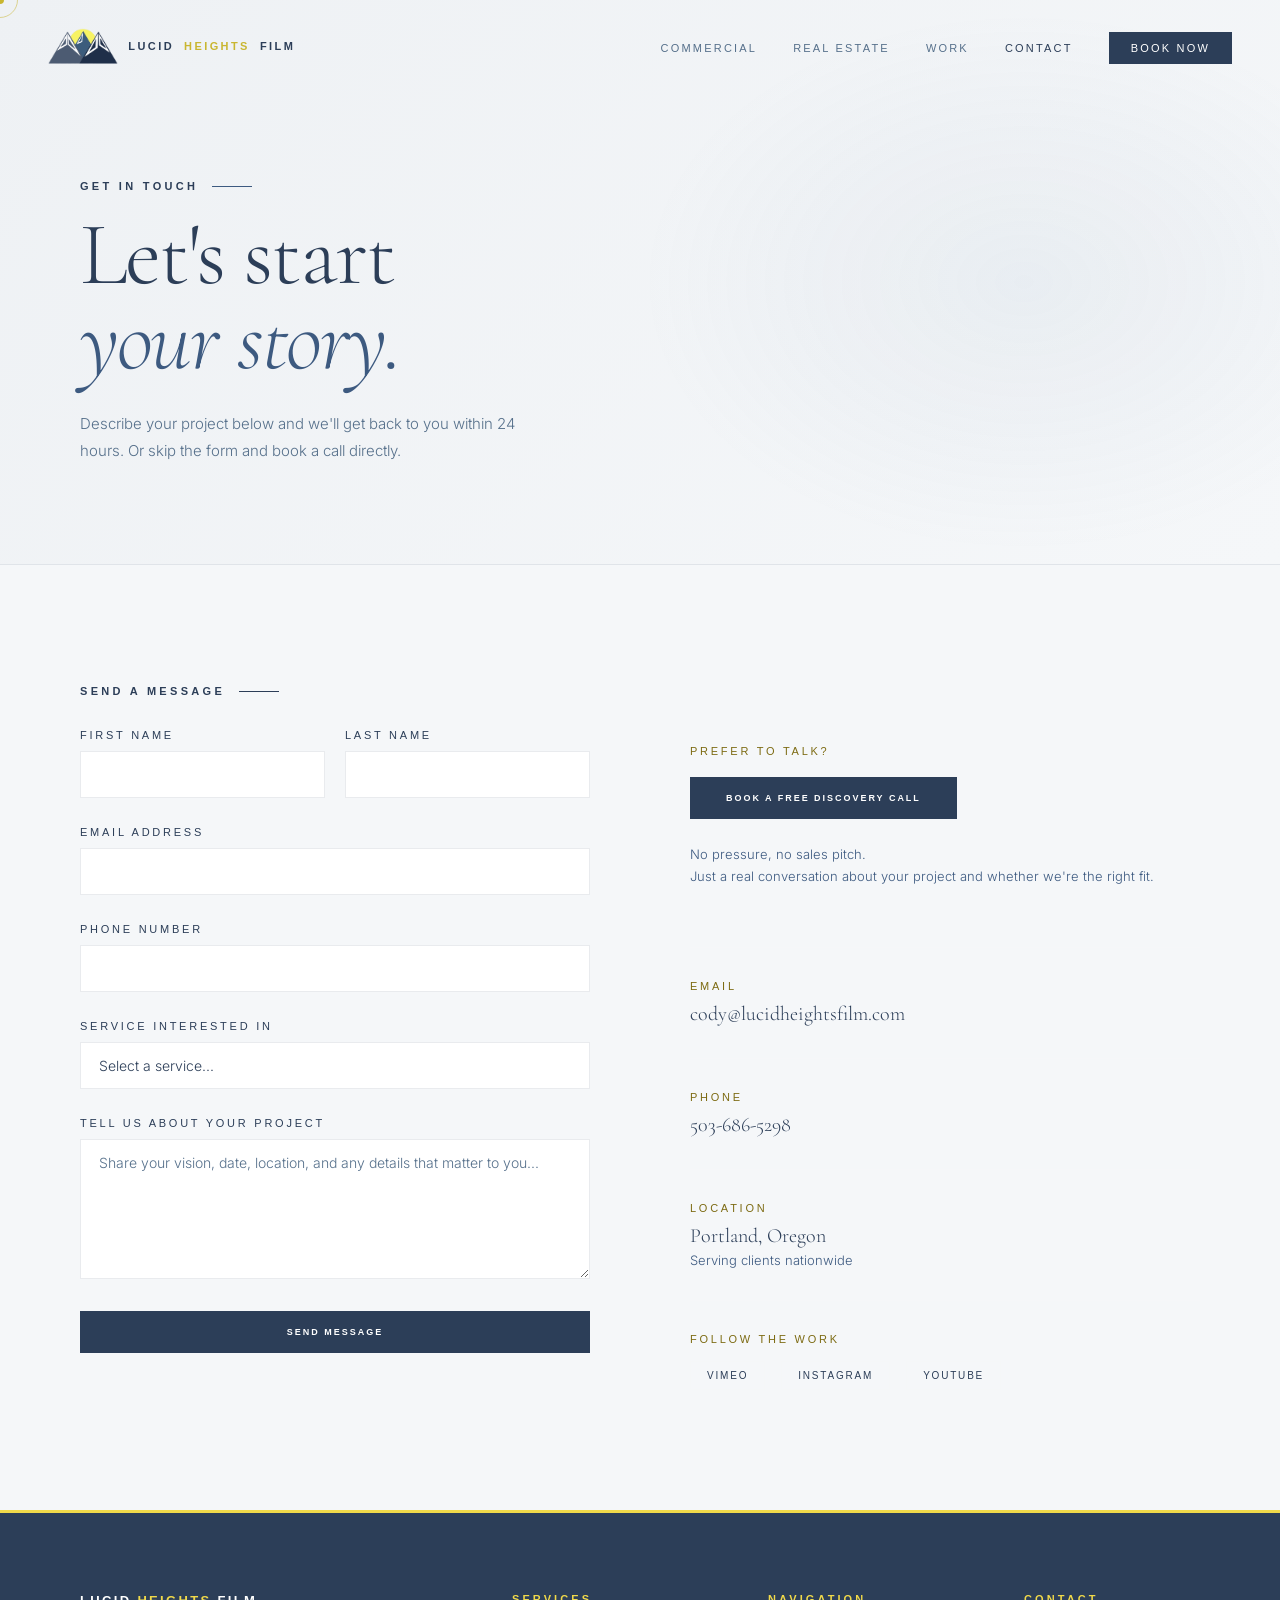
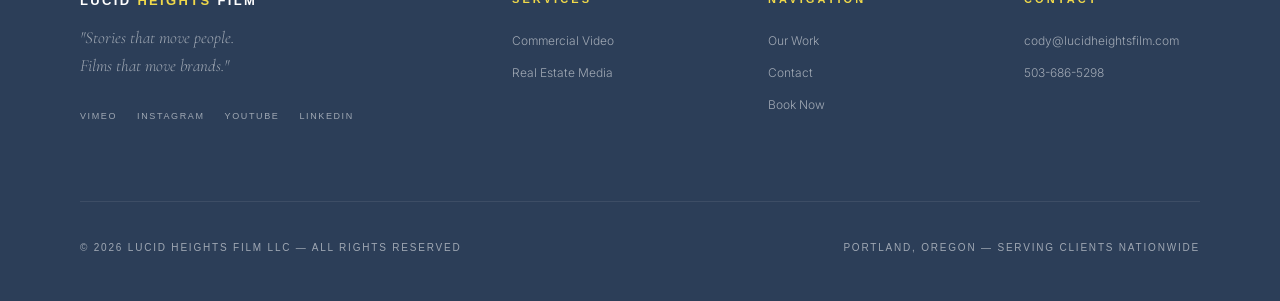
<file: contact/index.html>
<!DOCTYPE html>
<html lang="en" data-root="../">
<head>
    <!-- Google tag (gtag.js) -->
<script async src="https://www.googletagmanager.com/gtag/js?id=G-7K8PRN9YK8"></script>
<script>
  window.dataLayer = window.dataLayer || [];
  function gtag(){dataLayer.push(arguments);}
  gtag('js', new Date());
  gtag('config', 'G-7K8PRN9YK8');
</script>
<meta charset="UTF-8"><meta name="viewport" content="width=device-width, initial-scale=1.0">
<title>Contact | Portland Video Production | Lucid Heights Film</title>
<meta name="description" content="Tell us about your commercial video or brand film project. Lucid Heights Film replies within 24 hours, or book a free discovery call.">
<link rel="canonical" href="https://lucidheightsfilm.com/contact/">
<meta property="og:type" content="website">
<meta property="og:site_name" content="Lucid Heights Film">
<meta property="og:title" content="Contact | Portland Video Production | Lucid Heights Film">
<meta property="og:description" content="Tell us about your commercial video or brand film project. Lucid Heights Film replies within 24 hours, or book a free discovery call.">
<meta property="og:url" content="https://lucidheightsfilm.com/contact/">
<meta property="og:image" content="https://lucidheightsfilm.com/assets/images/commercial-restaurant-patio-red-umbrellas.jpg">
<meta property="og:locale" content="en_US">
<meta name="twitter:card" content="summary_large_image">
<link rel="stylesheet" href="../style.css">
<style>
  /* Contact page specific */
  .contact-grid {
    align-items: start;
    display: grid;
    gap: 100px;
    grid-template-columns: 1fr 1fr;
    margin: 0 auto;
    max-width: 1200px;
  }

  /* Form side: "Send a Message" label and all field labels → steel blue */
  .contact-form-col .section-label {
    color: var(--navy);
  }
  .contact-form-col .section-label::after {
    background: var(--navy);
  }
  .contact-form-col .form-label {
    color: var(--navy);
  }

  @media (max-width: 768px) {
    .contact-grid {
      gap: 48px;
      grid-template-columns: 1fr;
    }
    .contact-grid .fade-in[style*='padding-top:60px'] {
      padding-top: 0 !important;
    }
  }
</style>
</head>
<body>
<div class="cursor" id="cursor"></div>
<div class="cursor-ring" id="cursorRing"></div>

<nav id="nav"></nav>
<div class="nav-drawer" id="navDrawer"></div>

<div class="page-hero">
  <div class="page-hero-bg"></div>
  <div class="page-hero-content">
    <div class="section-label">Get in Touch</div>
    <h1 class="page-title">Let's start<br><em>your story.</em></h1>
    <p class="page-subtitle">Describe your project below and we'll get back to you within 24 hours. Or skip the form and book a call directly.</p>
  </div>
</div>

<section style="background:var(--off-white);">
  <div class="contact-grid">

    <!-- FORM -->
    <div class="fade-in contact-form-col">
      <div class="section-label">Send a Message</div>
      <form action="https://formspree.io/f/xqegvrbb" method="POST" style="margin-top:32px;">
        <div style="display:grid;grid-template-columns:1fr 1fr;gap:20px;">
          <div class="form-group">
            <label class="form-label">First Name</label>
            <input type="text" name="first_name" class="form-input" required>
          </div>
          <div class="form-group">
            <label class="form-label">Last Name</label>
            <input type="text" name="last_name" class="form-input" required>
          </div>
        </div>
        <div class="form-group">
          <label class="form-label">Email Address</label>
          <input type="email" name="email" class="form-input" required>
        </div>
        <div class="form-group">
          <label class="form-label">Phone Number</label>
          <input type="tel" name="phone" class="form-input">
        </div>
        <div class="form-group">
          <label class="form-label">Service Interested In</label>
          <select name="service" class="form-select form-input">
            <option value="">Select a service...</option>
            <option value="wedding">Wedding Film</option>
            <option value="realestate">Real Estate Media</option>
            <option value="commercial">Commercial Brand Video</option>
            <option value="other">Other / Not Sure Yet</option>
          </select>
        </div>
        <div class="form-group">
          <label class="form-label">Tell Us About Your Project</label>
          <textarea name="message" class="form-textarea" placeholder="Share your vision, date, location, and any details that matter to you..." required></textarea>
        </div>
        <button type="submit" class="btn-primary" style="width:100%;text-align:center;">Send Message</button>
      </form>
    </div>

    <!-- CONTACT INFO -->
    <div class="fade-in fade-in-delay-2" style="padding-top:60px;">
      <div style="margin-bottom:60px;">
        <p style="font-family:var(--sans);font-size:11px;letter-spacing:.25em;text-transform:uppercase;color:var(--gold-deep);margin-bottom:20px;">Prefer to Talk?</p>
        <a href="https://calendar.app.google/xi4P4kTHmmL9mt7w9" target="_blank" class="btn-primary" style="display:inline-block;margin-bottom:20px;">Book a Free Discovery Call</a>
        <p style="color:var(--text-mid);font-size:13px;line-height:1.7;">No pressure, no sales pitch. <br>Just a real conversation about your project and whether we're the right fit.</p>
      </div>
      <div style="display:flex;flex-direction:column;gap:32px;">
        <div style="border-top:1px solid rgba(245,242,238,.08);padding-top:32px;">
          <p style="font-family:var(--sans);font-size:11px;letter-spacing:.25em;text-transform:uppercase;color:var(--gold-deep);margin-bottom:10px;">Email</p>
          <a href="mailto:cody@lucidheightsfilm.com" style="font-family:var(--serif);font-size:20px;color:var(--text);text-decoration:none;">cody@lucidheightsfilm.com</a>
        </div>
        <div style="border-top:1px solid rgba(245,242,238,.08);padding-top:32px;">
          <p style="font-family:var(--sans);font-size:11px;letter-spacing:.25em;text-transform:uppercase;color:var(--gold-deep);margin-bottom:10px;">Phone</p>
          <a href="tel:5036865298" style="font-family:var(--serif);font-size:20px;color:var(--text);text-decoration:none;">503-686-5298</a>
        </div>
        <div style="border-top:1px solid rgba(245,242,238,.08);padding-top:32px;">
          <p style="font-family:var(--sans);font-size:11px;letter-spacing:.25em;text-transform:uppercase;color:var(--gold-deep);margin-bottom:10px;">Location</p>
          <p style="font-family:var(--serif);font-size:20px;color:var(--text);">Portland, Oregon</p>
          <p style="color:var(--text-mid);font-size:13px;margin-top:4px;">Serving clients nationwide</p>
        </div>
        <div style="border-top:1px solid rgba(245,242,238,.08);padding-top:32px;">
          <p style="font-family:var(--sans);font-size:11px;letter-spacing:.25em;text-transform:uppercase;color:var(--gold-deep);margin-bottom:16px;">Follow the Work</p>
          <div style="display:flex;gap:16px;flex-wrap:wrap;">
            <a href="https://vimeo.com/lucidheightsfilm" target="_blank" style="font-family:var(--sans);font-size:10px;letter-spacing:.18em;text-transform:uppercase;color: var(--navy);text-decoration:none;border:1px solid rgba(245,242,238,.12);padding:8px 16px;">Vimeo</a>
            <a href="http://instagram.com/lucidheightsfilm" target="_blank" style="font-family:var(--sans);font-size:10px;letter-spacing:.18em;text-transform:uppercase;color:var(--navy);text-decoration:none;border:1px solid rgba(245,242,238,.12);padding:8px 16px;">Instagram</a>
            <a href="http://youtube.com/lucidheight" target="_blank" style="font-family:var(--sans);font-size:10px;letter-spacing:.18em;text-transform:uppercase;color:var(--navy);text-decoration:none;border:1px solid rgba(245,242,238,.12);padding:8px 16px;">YouTube</a>
          </div>
        </div>
      </div>
    </div>

  </div>
</section>

<footer>
  <div class="footer-top">
    <div>
      <span class="footer-logo">Lucid <span>Heights</span> Film</span>
      <p class="footer-tagline">"Stories that move people.<br>Films that move brands."</p>
      <div class="footer-social">
        <a href="https://vimeo.com/lucidheightsfilm" target="_blank">Vimeo</a>
        <a href="http://instagram.com/lucidheightsfilm" target="_blank">Instagram</a>
        <a href="http://youtube.com/lucidheight" target="_blank">YouTube</a>
        <a href="https://www.linkedin.com/in/lucidheightsfilm/" target="_blank">LinkedIn</a>
      </div>
    </div>
    <div class="footer-col"><p class="footer-col-title">Services</p><ul><li><a href="../commercial/index.html">Commercial Video</a></li><li><a href="../realestate/index.html">Real Estate Media</a></li></ul></div>
    <div class="footer-col"><p class="footer-col-title">Navigation</p><ul><li><a href="../work/index.html">Our Work</a></li><li><a href="../contact/index.html">Contact</a></li><li><a href="../booknow/index.html">Book Now</a></li></ul></div>
    <div class="footer-col"><p class="footer-col-title">Contact</p><ul><li><a href="mailto:cody@lucidheightsfilm.com">cody@lucidheightsfilm.com</a></li><li><a href="tel:5036865298">503-686-5298</a></li></ul></div>
  </div>
  <div class="footer-bottom">
    <p class="footer-copy">© 2026 Lucid Heights Film LLC — <span>All Rights Reserved</span></p>
    <p class="footer-location">Portland, Oregon — Serving Clients Nationwide</p>
  </div>
</footer>

<script src="../main.js"></script>

<script src="../nav.js"></script>
<script>buildNav('contact');</script>
</body>
</html>
</file>
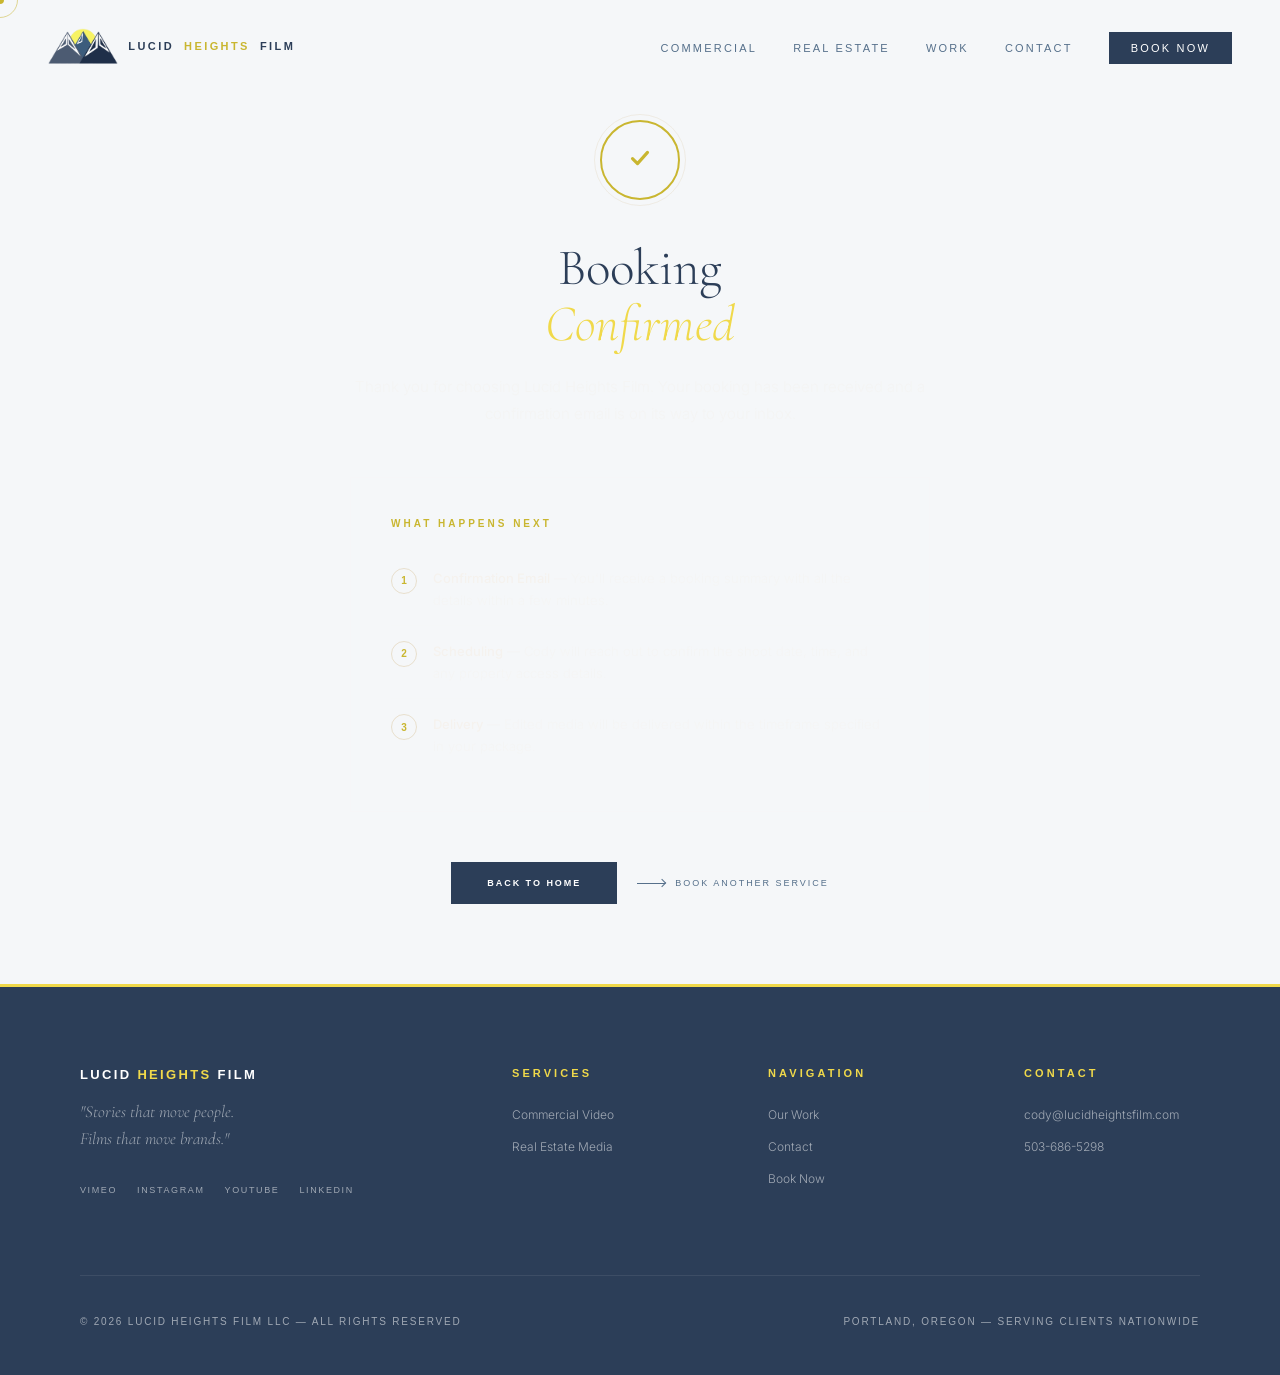
<file: thankyou/index.html>
<!DOCTYPE html>
<html lang="en" data-root="../">
<head>
    <!-- Google tag (gtag.js) -->
<script async src="https://www.googletagmanager.com/gtag/js?id=G-7K8PRN9YK8"></script>
<script>
  window.dataLayer = window.dataLayer || [];
  function gtag(){dataLayer.push(arguments);}
  gtag('js', new Date());
  gtag('config', 'G-7K8PRN9YK8');
</script>
<meta charset="UTF-8"><meta name="viewport" content="width=device-width, initial-scale=1.0">
<title>Thank You | Lucid Heights Film</title>
<meta name="robots" content="noindex, follow">
<link rel="stylesheet" href="../style.css">
<style>
.thankyou-wrap {
  min-height:70vh;
  display:flex;
  align-items:center;
  justify-content:center;
  padding:120px 20px 80px;
  text-align:center;
}
.thankyou-inner { max-width:580px; width:100%; }

/* ── Animated checkmark ── */
.check-wrap { width:80px; height:80px; margin:0 auto 40px; position:relative; }
.check-ring {
  width:80px; height:80px; border-radius:50%;
  border:2px solid var(--gold,#c9a86c);
  position:absolute; top:0; left:0;
  opacity:0; animation:ringIn 0.6s 0.2s cubic-bezier(0.23,1,0.32,1) forwards;
}
.check-ring::after {
  content:''; position:absolute; inset:-8px; border-radius:50%;
  border:1px solid rgba(201,168,108,0.15);
  animation:pulseRing 2s 1s ease-out infinite;
}
@keyframes ringIn { from{opacity:0;transform:scale(0.5)} to{opacity:1;transform:scale(1)} }
@keyframes pulseRing { 0%{opacity:0.5;transform:scale(1)} 100%{opacity:0;transform:scale(1.4)} }

.check-icon {
  position:absolute; top:50%; left:50%;
  transform:translate(-50%,-50%);
  opacity:0; animation:checkIn 0.4s 0.6s cubic-bezier(0.23,1,0.32,1) forwards;
}
@keyframes checkIn { from{opacity:0;transform:translate(-50%,-50%) scale(0)} to{opacity:1;transform:translate(-50%,-50%) scale(1)} }
.check-icon svg { width:30px; height:30px; }
.check-icon svg path {
  stroke:var(--gold,#c9a86c); stroke-width:2.5;
  stroke-linecap:round; stroke-linejoin:round; fill:none;
  stroke-dasharray:30; stroke-dashoffset:30;
  animation:drawCheck 0.4s 0.8s ease forwards;
}
@keyframes drawCheck { to{stroke-dashoffset:0} }

.thankyou-inner h1 {
  font-family:var(--serif);
  font-size:clamp(36px,4vw,56px);
  font-weight:300; line-height:1.1;
  margin-bottom:20px;
  opacity:0; animation:fadeUp 0.6s 0.5s cubic-bezier(0.23,1,0.32,1) forwards;
}
.thankyou-inner h1 em { font-style:italic; color:var(--gold-light,#dfc392); }

.thankyou-inner .subtitle {
  font-size:15px; color:rgba(245,242,238,0.45);
  line-height:1.8; margin-bottom:50px;
  opacity:0; animation:fadeUp 0.6s 0.7s cubic-bezier(0.23,1,0.32,1) forwards;
}

/* ── Next steps ── */
.next-steps {
  text-align:left;
  border:1px solid rgba(245,242,238,0.08);
  background:rgba(245,242,238,0.02);
  padding:40px;
  margin-bottom:50px;
  opacity:0; animation:fadeUp 0.6s 0.9s cubic-bezier(0.23,1,0.32,1) forwards;
}
.next-steps h3 {
  font-family:var(--sans);
  font-size:10px; letter-spacing:0.3em;
  text-transform:uppercase;
  color:var(--gold,#c9a86c);
  margin-bottom:24px;
}
.step-row {
  display:flex; align-items:flex-start; gap:16px;
  padding:14px 0;
}
.step-row + .step-row { border-top:1px solid rgba(245,242,238,0.06); }
.step-num {
  flex-shrink:0; width:26px; height:26px;
  border-radius:50%; border:1px solid rgba(201,168,108,0.3);
  display:flex; align-items:center; justify-content:center;
  font-family:var(--sans); font-size:10px; font-weight:600;
  color:var(--gold,#c9a86c); margin-top:1px;
}
.step-text { font-size:13px; color:rgba(245,242,238,0.4); line-height:1.7; }
.step-text strong { color:var(--cream,#f5f2ee); font-weight:500; }

/* ── Buttons ── */
.thankyou-actions {
  display:flex; gap:20px; justify-content:center; flex-wrap:wrap;
  opacity:0; animation:fadeUp 0.6s 1.1s cubic-bezier(0.23,1,0.32,1) forwards;
}

@keyframes fadeUp { from{opacity:0;transform:translateY(20px)} to{opacity:1;transform:translateY(0)} }
</style>
</head>
<body>
<div class="cursor" id="cursor"></div>
<div class="cursor-ring" id="cursorRing"></div>
<nav id="nav"></nav>
<div class="nav-drawer" id="navDrawer"></div>

<div class="thankyou-wrap">
  <div class="thankyou-inner">

    <div class="check-wrap">
      <div class="check-ring"></div>
      <div class="check-icon">
        <svg viewBox="0 0 24 24"><path d="M6 12.5l4 4 8-9"/></svg>
      </div>
    </div>

    <h1>Booking<br><em>Confirmed</em></h1>

    <p class="subtitle">Thank you for choosing Lucid Heights Film. Your booking has been received and a confirmation email is on its way to your inbox.</p>

    <div class="next-steps">
      <h3>What Happens Next</h3>
      <div class="step-row">
        <div class="step-num">1</div>
        <div class="step-text"><strong>Confirmation Email</strong> — You'll receive a booking summary with all the details within a few minutes.</div>
      </div>
      <div class="step-row">
        <div class="step-num">2</div>
        <div class="step-text"><strong>Scheduling</strong> — Cody will reach out to confirm the shoot date, time, and any property access details.</div>
      </div>
      <div class="step-row">
        <div class="step-num">3</div>
        <div class="step-text"><strong>Delivery</strong> — Edited media will be delivered within the timeframe specified in your package.</div>
      </div>
    </div>

    <div class="thankyou-actions">
      <a href="../index.html" class="btn-primary">Back to Home</a>
      <a href="../booknow/index.html" class="btn-ghost"><span class="arrow"></span>Book Another Service</a>
    </div>

  </div>
</div>

<footer>
  <div class="footer-top">
    <div>
      <span class="footer-logo">Lucid <span>Heights</span> Film</span>
      <p class="footer-tagline">"Stories that move people.<br>Films that move brands."</p>
      <div class="footer-social">
        <a href="https://vimeo.com/lucidheightsfilm" target="_blank">Vimeo</a>
        <a href="http://instagram.com/lucidheightsfilm" target="_blank">Instagram</a>
        <a href="http://youtube.com/lucidheight" target="_blank">YouTube</a>
        <a href="https://www.linkedin.com/in/lucidheightsfilm/" target="_blank">LinkedIn</a>
      </div>
    </div>
    <div class="footer-col"><p class="footer-col-title">Services</p><ul><li><a href="../commercial/index.html">Commercial Video</a></li><li><a href="../realestate/index.html">Real Estate Media</a></li></ul></div>
    <div class="footer-col"><p class="footer-col-title">Navigation</p><ul><li><a href="../work/index.html">Our Work</a></li><li><a href="../contact/index.html">Contact</a></li><li><a href="../booknow/index.html">Book Now</a></li></ul></div>
    <div class="footer-col"><p class="footer-col-title">Contact</p><ul><li><a href="mailto:cody@lucidheightsfilm.com">cody@lucidheightsfilm.com</a></li><li><a href="tel:5036865298">503-686-5298</a></li></ul></div>
  </div>
  <div class="footer-bottom">
    <p class="footer-copy">© 2026 Lucid Heights Film LLC — <span>All Rights Reserved</span></p>
    <p class="footer-location">Portland, Oregon — Serving Clients Nationwide</p>
  </div>
</footer>
<script src="../main.js"></script>

<script src="../nav.js"></script>
<script>buildNav('');</script>
</body>
</html>
</file>
<file: style.css>
/* ============================================
   LUCID HEIGHTS FILM — Global Stylesheet
   All shared styles across every page
   ============================================ */

@import url('https://fonts.googleapis.com/css2?family=Cormorant+Garamond:ital,wght@0,300;0,400;0,500;1,300;1,400;1,500&family=Syncopate:wght@400;700&family=Inter:wght@300;400&display=swap');

/* ── RESET ── */
*, *::before, *::after { box-sizing: border-box; margin: 0; padding: 0; }

/* ── VARIABLES ── */
:root {
  --navy-deep:  #1b2a42;
  --navy:       #2c3e58;
  --navy-mid:   #3d5a80;
  --steel:      #6b8cae;
  --gold:       #c9b630;
  --gold-deep:  #7d6b13;
  --gold-light: #f0d94a;
  --text:       #2c3e58;
  --text-mid:   #3d5a80;
  --text-light: #56708b;
  --border:     rgba(44, 62, 88, .1);
  --off-white:  #f5f7f9;
  --off-white2: #eef1f4;
  --serif: 'Cormorant Garamond', Georgia, serif;
  --sans:  'Syncopate', sans-serif;
  --body:  'Inter', sans-serif;
}

/* ── BASE ── */
html { overflow-x: hidden; scroll-behavior: smooth; }
body {
  background: var(--off-white);
  color: var(--text);
  cursor: none;
  font-family: var(--body);
  font-weight: 300;
  overflow-x: hidden;
}

/* ── CURSOR ── */
.cursor {
  position: fixed;
  width: 8px; height: 8px;
  background: var(--gold);
  border-radius: 50%;
  pointer-events: none;
  z-index: 10010;
  top: -200px; left: -200px;
  transform: translate(-50%, -50%);
  transition: width 0.3s ease, height 0.3s ease, background 0.3s ease;
}
.cursor-ring {
  position: fixed;
  width: 36px; height: 36px;
  border: 1px solid rgba(201, 182, 48, 0.5);
  border-radius: 50%;
  pointer-events: none;
  z-index: 10009;
  top: -200px; left: -200px;
  transform: translate(-50%, -50%);
  transition: transform 0.4s cubic-bezier(0.25,0.46,0.45,0.94), width 0.3s, height 0.3s;
}
.cursor.hover { width: 16px; height: 16px; background: var(--gold-light); }
.cursor-ring.hover { width: 56px; height: 56px; border-color: var(--gold); }

/* ── NAV ── */
nav {
  position: fixed; top: 0; left: 0; right: 0;
  z-index: 100;
  padding: 28px 48px;
  display: flex;
  align-items: center;
  justify-content: space-between;
  transition: background 0.6s ease, padding 0.4s ease;
  border-bottom: 1px solid transparent;
}
nav.scrolled {
  background: rgba(245, 247, 249, 0.97);
  backdrop-filter: blur(12px);
  border-bottom: 1px solid var(--border);
  padding: 16px 48px;
}
.nav-logo {
  align-items: center;
  color: var(--navy);
  display: flex;
  font-family: var(--sans);
  font-size: 11px;
  font-weight: 700;
  gap: 10px;
  letter-spacing: 0.22em;
  text-decoration: none;
  text-transform: uppercase;
  transition: color 0.4s ease;
}
.nav-logo-img {
  height: 36px;
  width: auto;
}
.nav-logo span { color: var(--gold); }
.nav-agency {
  color: rgba(44, 62, 88, 0.75);
  font-weight: 400;
}
.nav-links {
  align-items: center;
  display: flex;
  gap: 36px;
  list-style: none;
}
.nav-links a {
  color: var(--text-light);
  font-family: var(--sans);
  font-size: 11px;
  font-weight: 400;
  letter-spacing: 0.2em;
  text-decoration: none;
  text-transform: uppercase;
  transition: color 0.3s ease;
}
.nav-links a:hover,
.nav-links a.active { color: var(--navy); }
.nav-cta {
  background: var(--navy) !important;
  border: none !important;
  color: #fff !important;
  padding: 10px 22px;
  transition: background 0.3s ease !important;
  white-space: nowrap;
}
.nav-cta:hover { background: var(--navy-mid) !important; }
.menu-toggle span { background: var(--navy); }

/* ── MOBILE HAMBURGER ── */
.menu-toggle {
  display: none;
  flex-direction: column;
  gap: 5px;
  background: none;
  border: none;
  cursor: pointer;
  padding: 4px;
}
.menu-toggle span {
  display: block;
  width: 24px; height: 1px;
  background: var(--navy);
  transition: all 0.3s;
}

/* ── MOBILE NAV DRAWER ── */
.nav-drawer {
  display: none;
  position: fixed;
  inset: 0;
  background: rgba(44, 62, 88, 0.98);
  z-index: 150;
  flex-direction: column;
  align-items: center;
  justify-content: center;
  gap: 40px;
}
.nav-drawer.open { display: flex; }
.nav-drawer a {
  font-family: var(--sans);
  font-size: 12px;
  letter-spacing: 0.25em;
  text-transform: uppercase;
  color: #f5f7f9;
  text-decoration: none;
  transition: color 0.3s;
}
.nav-drawer a:hover { color: var(--gold-light); }
.nav-drawer .drawer-cta {
  color: var(--gold-light) !important;
  border: 1px solid rgba(240, 217, 74, 0.4) !important;
  padding: 14px 32px;
  margin-top: 8px;
}
.nav-drawer-close {
  position: absolute;
  top: 28px; right: 32px;
  background: none; border: none;
  color: #f5f7f9;
  font-size: 28px;
  cursor: pointer;
  line-height: 1;
}

/* ── PAGE HERO (subpages) ── */
.page-hero {
  padding: 180px 80px 100px;
  position: relative;
  overflow: hidden;
  border-bottom: 1px solid var(--border);
}
.page-hero-bg {
  position: absolute; inset: 0;
  background:
    radial-gradient(ellipse 50% 80% at 80% 50%, rgba(107, 140, 174, 0.08) 0%, transparent 60%),
    linear-gradient(135deg, #eef1f4 0%, #f5f7f9 100%);
}
.page-hero-content {
  position: relative;
  z-index: 2;
  max-width: 800px;
  animation: reveal 1.2s cubic-bezier(0.22,1,0.36,1) both;
}
@keyframes reveal {
  from { opacity: 0; transform: translateY(30px); }
  to { opacity: 1; transform: none; }
}
.page-title {
  font-family: var(--serif);
  font-size: clamp(48px, 7vw, 96px);
  font-weight: 300;
  line-height: 0.95;
  letter-spacing: -0.02em;
  color: var(--navy);
}
.page-title em { color: var(--navy-mid); display: block; font-style: italic; }
.page-subtitle {
  margin-top: 28px;
  font-size: 15px;
  line-height: 1.8;
  color: var(--text-light);
  max-width: 480px;
}

/* ── TYPOGRAPHY UTILITIES ── */
.section-label {
  align-items: center;
  color: var(--navy);
  display: flex;
  font-family: var(--sans);
  font-size: 11px;
  font-weight: 700;
  gap: 14px;
  letter-spacing: 0.30em;
  margin-bottom: 20px;
  text-transform: uppercase;
}
.section-label::after {
  background: var(--navy-mid);
  content: '';
  display: block;
  height: 1px;
  opacity: 1;
  width: 40px;
}

/* ── BUTTONS ── */
/* Primary: navy fill on light backgrounds */
.btn-primary {
  font-family: var(--sans);
  font-size: 9px;
  font-weight: 700;
  letter-spacing: 0.22em;
  text-transform: uppercase;
  color: #fff;
  background: var(--navy);
  padding: 16px 36px;
  text-decoration: none;
  position: relative;
  overflow: hidden;
  display: inline-block;
  cursor: pointer;
  border: none;
}
.btn-primary::after {
  content: '';
  position: absolute; inset: 0;
  background: var(--navy-mid);
  transform: translateX(-101%);
  transition: transform 0.4s cubic-bezier(0.7,0,0.3,1);
}
.btn-primary:hover::after { transform: translateX(0); }
.btn-primary span { position: relative; z-index: 1; }

/* Ghost: steel text, arrow link style */
.btn-ghost {
  font-family: var(--sans);
  font-size: 9px;
  font-weight: 400;
  letter-spacing: 0.22em;
  text-transform: uppercase;
  color: var(--text-light);
  text-decoration: none;
  display: inline-flex;
  align-items: center;
  gap: 10px;
  transition: color 0.3s ease;
  cursor: pointer;
}
.btn-ghost:hover { color: var(--navy); }
.btn-ghost .arrow {
  display: inline-block;
  width: 28px; height: 1px;
  background: currentColor;
  position: relative;
  transition: width 0.3s ease;
}
.btn-ghost:hover .arrow { width: 44px; }
.btn-ghost .arrow::after {
  content: '';
  position: absolute;
  right: 0; top: -3px;
  border: solid currentColor;
  border-width: 0 1px 1px 0;
  width: 6px; height: 6px;
  transform: rotate(-45deg);
}

/* ── SECTIONS ── */
section { padding: 120px 80px; }

/* ── FADE IN ── */
.fade-in {
  opacity: 0;
  transform: translateY(28px);
  transition: opacity 0.8s ease, transform 0.8s cubic-bezier(0.22,1,0.36,1);
}
.fade-in.visible { opacity: 1; transform: none; }
.fade-in-delay-1 { transition-delay: 0.1s; }
.fade-in-delay-2 { transition-delay: 0.2s; }
.fade-in-delay-3 { transition-delay: 0.3s; }
.fade-in-delay-4 { transition-delay: 0.4s; }

/* ── VIDEO CARDS ── */
.video-grid {
  display: grid;
  grid-template-columns: repeat(auto-fill, minmax(320px, 1fr));
  gap: 2px;
  max-width: 1200px;
  margin: 0 auto;
}
.video-card {
  background: #fff;
  position: relative;
  overflow: hidden;
  border: 1px solid var(--border);
  transition: border-color 0.4s, box-shadow 0.4s;
  cursor: pointer;
  display: block;
  text-decoration: none;
}
.video-card:hover { border-color: rgba(44, 62, 88, 0.3); box-shadow: 0 4px 20px rgba(44, 62, 88, 0.08); }
.video-thumb {
  width: 100%;
  aspect-ratio: 16/9;
  object-fit: cover;
  display: block;
  filter: brightness(0.92);
  transition: filter 0.4s, transform 0.6s;
}
.video-thumb-wrap {
  overflow: hidden;
  position: relative;
}
.video-card:hover .video-thumb { filter: brightness(0.75); transform: scale(1.03); }
.video-card-info { padding: 24px 28px; }
.video-title {
  font-family: var(--serif);
  font-size: 18px;
  font-weight: 300;
  color: var(--navy);
  margin-bottom: 8px;
  line-height: 1.3;
}
.video-duration {
  font-family: var(--sans);
  font-size: 10px;
  letter-spacing: 0.2em;
  text-transform: uppercase;
  color: var(--gold-deep);
}
.play-overlay {
  position: absolute;
  top: 50%; left: 50%;
  transform: translate(-50%,-50%) scale(0.8);
  width: 56px; height: 56px;
  border: 1px solid rgba(255, 255, 255, 0.8);
  border-radius: 50%;
  display: flex;
  align-items: center;
  justify-content: center;
  opacity: 0;
  transition: opacity 0.3s, transform 0.3s;
  pointer-events: none;
}
.play-overlay::after {
  content: '';
  border-left: 16px solid #fff;
  border-top: 10px solid transparent;
  border-bottom: 10px solid transparent;
  margin-left: 4px;
}
.video-card:hover .play-overlay { opacity: 1; transform: translate(-50%,-50%) scale(1); }

/* ── TESTIMONIALS ── */
.testimonial {
  background: var(--navy);
  border: 1px solid rgba(255,255,255,0.06);
  padding: 40px;
  transition: border-color 0.4s, box-shadow 0.4s;
}
.testimonial:hover { border-color: rgba(201,182,48,0.3); box-shadow: 0 4px 24px rgba(0,0,0,0.2); }
.testimonial-stars { display: flex; gap: 4px; margin-bottom: 20px; }
.testimonial-stars span { color: var(--gold); font-size: 12px; }
.testimonial-text {
  color: #fff;
  font-family: var(--serif);
  font-size: 18px;
  font-style: italic;
  font-weight: 300;
  line-height: 1.7;
  margin-bottom: 24px;
}
.testimonial-attr {
  color: var(--gold-light);
  font-family: var(--sans);
  font-size: 10px;
  letter-spacing: 0.22em;
  text-transform: uppercase;
}
.testimonial-attr span { color: rgba(255,255,255,0.35); margin: 0 8px; }

/* ── CTA BAND ── */
.cta-band {
  background: var(--off-white2);
  padding: 100px 80px;
  border-top: 1px solid var(--border);
  border-bottom: 1px solid var(--border);
  text-align: center;
}
.cta-band-title {
  font-family: var(--serif);
  font-size: clamp(32px, 4vw, 60px);
  font-weight: 300;
  line-height: 1.1;
  margin-bottom: 20px;
  color: var(--navy);
}
.cta-band-title em { color: var(--navy-mid); font-style: italic; }
.cta-band-sub {
  font-size: 14px;
  color: var(--text-light);
  line-height: 1.8;
  max-width: 480px;
  margin: 0 auto 48px;
}
.cta-band-actions {
  display: flex;
  align-items: center;
  justify-content: center;
  gap: 32px;
  flex-wrap: wrap;
}

/* ── PRICING CARDS ── */
.pricing-card {
  background: #fff;
  border: 1px solid var(--border);
  padding: 48px 40px;
  position: relative;
  overflow: hidden;
  transition: border-color 0.4s, box-shadow 0.4s;
}
.pricing-card::after {
  content: '';
  position: absolute;
  bottom: 0; left: 0;
  width: 0; height: 2px;
  background: var(--gold);
  transition: width 0.5s;
}
.pricing-card:hover { border-color: rgba(44, 62, 88, 0.25); box-shadow: 0 4px 24px rgba(44, 62, 88, 0.08); }
.pricing-card:hover::after { width: 100%; }
.pricing-card.featured { border-color: var(--steel); border-width: 2px; }
.pricing-card.featured::before {
  content: 'Most Popular';
  position: absolute; top: 20px; right: 20px;
  font-family: var(--sans);
  font-size: 9px;
  letter-spacing: 0.2em;
  text-transform: uppercase;
  color: var(--navy);
  border: 1px solid var(--border);
  padding: 6px 12px;
}
.pricing-name { font-family: var(--serif); font-size: 28px; font-weight: 300; color: var(--navy); margin-bottom: 8px; }
.pricing-desc { font-size: 13px; color: var(--text-light); line-height: 1.6; margin-bottom: 28px; }
.pricing-price { font-family: var(--serif); font-size: 48px; font-weight: 300; color: var(--navy); line-height: 1; margin-bottom: 4px; }
/* Package grids opt in with data-fit-prices: prices stay on one line, and
   main.js shrinks them to one shared size that fits the longest price and
   evens out name and description heights so the prices line up across cards. */
[data-fit-prices] .pricing-price { white-space: nowrap; }
.pricing-duration { font-family: var(--sans); font-size: 10px; letter-spacing: 0.2em; text-transform: uppercase; color: var(--text-light); margin-bottom: 32px; display: block; }
.pricing-includes { list-style: none; display: flex; flex-direction: column; gap: 10px; margin-bottom: 36px; }
.pricing-includes li { font-size: 13px; color: var(--text-mid); display: flex; align-items: center; gap: 10px; }
.pricing-includes li::before { content: ''; width: 16px; height: 1px; background: var(--gold); flex-shrink: 0; }

/* ── FORMS ── */
.form-group { margin-bottom: 28px; }
.form-label {
  font-family: var(--sans);
  font-size: 11px;
  letter-spacing: 0.25em;
  text-transform: uppercase;
  color: var(--gold);
  display: block;
  margin-bottom: 10px;
}
.form-input, .form-textarea, .form-select {
  width: 100%;
  background: #fff;
  border: 1px solid var(--border);
  color: var(--navy);
  font-family: var(--body);
  font-size: 14px;
  font-weight: 300;
  padding: 14px 18px;
  outline: none;
  transition: border-color 0.3s;
  -webkit-appearance: none;
  appearance: none;
}
.form-input::placeholder, .form-textarea::placeholder { color: var(--text-light); }
.form-input:focus, .form-textarea:focus, .form-select:focus { border-color: var(--steel); }
.form-textarea { resize: vertical; min-height: 140px; }
.form-select option { background: #fff; color: var(--navy); }

/* ── FOOTER ── */
footer {
  background: var(--navy);
  padding: 80px 80px 48px;
  border-top: 3px solid var(--gold-light);
}
.footer-top {
  display: grid;
  grid-template-columns: 2fr 1fr 1fr 1fr;
  gap: 80px;
  margin-bottom: 80px;
}
.footer-logo {
  font-family: var(--sans);
  font-size: 13px;
  font-weight: 700;
  letter-spacing: 0.18em;
  text-transform: uppercase;
  color: #fff;
  margin-bottom: 16px;
  display: block;
}
.footer-logo span { color: var(--gold-light); }
.footer-tagline {
  font-family: var(--serif);
  font-size: 17px;
  font-style: italic;
  font-weight: 300;
  color: rgba(255, 255, 255, 0.55);
  line-height: 1.6;
  max-width: 280px;
  margin-bottom: 32px;
}
.footer-social { display: flex; gap: 20px; flex-wrap: wrap; }
.footer-social a {
  font-family: var(--sans);
  font-size: 9px;
  letter-spacing: 0.18em;
  text-transform: uppercase;
  color: rgba(255, 255, 255, 0.55);
  text-decoration: none;
  transition: color 0.3s;
}
.footer-social a:hover { color: var(--gold-light); }
.footer-col-title {
  color: var(--gold-light);
  font-family: var(--sans);
  font-size: 11px;
  font-weight: 700;
  letter-spacing: 0.28em;
  margin-bottom: 24px;
  text-transform: uppercase;
}
.footer-col ul { display: flex; flex-direction: column; gap: 12px; list-style: none; }
.footer-col a { color: rgba(255, 255, 255, 0.55); font-size: 12px; text-decoration: none; transition: color 0.3s; }
.footer-col a:hover { color: var(--gold-light); }
.footer-bottom {
  display: flex;
  align-items: center;
  justify-content: space-between;
  padding-top: 40px;
  border-top: 1px solid rgba(255, 255, 255, 0.08);
}
.footer-copy { font-family: var(--sans); font-size: 10px; letter-spacing: 0.18em; text-transform: uppercase; color: rgba(255, 255, 255, 0.55); }
.footer-copy span { color: rgba(255, 255, 255, 0.55); }
.footer-location { font-family: var(--sans); font-size: 10px; letter-spacing: 0.18em; text-transform: uppercase; color: rgba(255, 255, 255, 0.55); }

/* ══════════════════════════════════════
   MOBILE — max-width: 900px
   ══════════════════════════════════════ */
@media (max-width: 900px) {
  .cursor, .cursor-ring { display: none !important; }
  body { cursor: auto; }
  a, button { cursor: pointer; }

  nav { padding: 20px 24px; }
  nav.scrolled { padding: 14px 24px; }
  .nav-links { display: none; }
  .nav-agency { display: none; }
  .menu-toggle { display: flex; }

  section { padding: 60px 24px; }
  .page-hero { padding: 120px 24px 60px; }
  .page-title { font-size: clamp(38px, 10vw, 60px); }

  footer { padding: 60px 24px 40px; }
  .footer-top { grid-template-columns: 1fr; gap: 40px; }
  .footer-bottom { flex-direction: column; gap: 12px; text-align: center; }

  .video-grid { grid-template-columns: 1fr; max-width: 100%; margin: 0; }

  .cta-band { padding: 60px 24px; }
  .cta-band-actions { flex-direction: column; align-items: center; }

  .pricing-card { padding: 36px 28px; }
  .testimonial { padding: 28px 24px; }

  .filter-row { display: grid !important; grid-template-columns: 1fr 1fr !important; gap: 8px !important; }
  .filter-btn { text-align: center !important; white-space: nowrap !important; }

  .value-props-header { text-align: left !important; margin-bottom: 40px !important; }
  .value-props-grid { grid-template-columns: 1fr !important; }
}

@media (max-width: 480px) {
  section { padding: 48px 20px; }
  .page-hero { padding: 110px 20px 48px; }
  footer { padding: 48px 20px 32px; }
  nav { padding: 18px 20px; }
  .cta-band { padding: 48px 20px; }
}

/* ── HERO CAROUSEL (shared: real estate, weddings) ──
   Behaviour lives in carousel.js — call initHeroCarousel() with the page's
   photo list. Add .has-carousel to .page-hero for the two-column hero. */

.hero-carousel {
  aspect-ratio: 6 / 5;
  background: #111;
  box-shadow: 0 28px 70px rgba(0,0,0,0.28);
  /* Fill the column instead of shrinking inside it, so the right edge lands on
     the page margin and the frame gets the extra width. */
  height: auto;
  isolation: isolate;
  justify-self: stretch;
  max-height: min(760px, 78vh);
  max-width: 100%;
  min-height: 420px;
  overflow: hidden;
  position: relative;
  width: 100%;
}

.hero-carousel-control {
  align-items: center;
  appearance: none;
  background: rgba(8,17,31,0.76);
  border: 1px solid rgba(255,255,255,0.28);
  border-radius: 999px;
  color: #fff;
  cursor: pointer;
  display: inline-flex;
  height: 44px;
  justify-content: center;
  transition: background 180ms ease, transform 180ms ease;
  width: 44px;
}

.hero-carousel-control svg {
  height: 18px;
  pointer-events: none;
  width: 18px;
}

.hero-carousel-control:hover, .hero-carousel-control:focus-visible {
  background: var(--gold);
  color: var(--navy);
  outline: none;
  transform: translateY(-2px);
}

.hero-carousel-controls {
  align-items: center;
  bottom: 22px;
  display: flex;
  gap: 10px;
  left: 22px;
  position: absolute;
  right: 22px;
  z-index: 3;
}

.hero-carousel-count {
  color: rgba(255,255,255,0.9);
  font-family: var(--sans);
  font-size: 11px;
  letter-spacing: 0.16em;
  margin-left: auto;
  text-transform: uppercase;
}

.hero-carousel-status {
  clip: rect(0 0 0 0);
  height: 1px;
  overflow: hidden;
  position: absolute;
  white-space: nowrap;
  width: 1px;
}

.hero-carousel-track, .hero-slide {
  height: 100%;
  inset: 0;
  position: absolute;
  width: 100%;
}

  .hero-carousel::after {
  background: linear-gradient(180deg, transparent 58%, rgba(0,0,0,0.48));
  content: '';
  inset: 0;
  pointer-events: none;
  position: absolute;
  z-index: 2;
}
.hero-lightbox {
  align-items: center;
  background: rgba(0,0,0,0.94);
  display: flex;
  inset: 0;
  justify-content: center;
  opacity: 0;
  padding: 64px 84px;
  pointer-events: none;
  position: fixed;
  transition: opacity 220ms ease;
  visibility: hidden;
  z-index: 9999;
}

.hero-lightbox-arrow {
  font-size: 28px;
  height: 54px;
  top: 50%;
  transform: translateY(-50%);
  width: 54px;
}

.hero-lightbox-close {
  font-size: 34px;
  height: 48px;
  line-height: 1;
  right: 24px;
  top: 24px;
  width: 48px;
}

.hero-lightbox-close, .hero-lightbox-arrow {
  align-items: center;
  appearance: none;
  background: rgba(8,17,31,0.74);
  border: 1px solid rgba(255,255,255,0.34);
  border-radius: 999px;
  color: #fff;
  cursor: pointer;
  display: inline-flex;
  justify-content: center;
  position: absolute;
  transition: background 180ms ease, transform 180ms ease;
}

.hero-lightbox-close:hover, .hero-lightbox-close:focus-visible, .hero-lightbox-arrow:hover, .hero-lightbox-arrow:focus-visible {
  background: var(--gold);
  color: var(--navy);
  outline: none;
}

.hero-lightbox-image {
  display: block;
  max-height: calc(100vh - 100px);
  max-width: 100%;
  object-fit: contain;
  user-select: none;
}

.hero-lightbox-next {
  right: 24px;
}

.hero-lightbox-prev {
  left: 24px;
}

.hero-lightbox.is-open {
  opacity: 1;
  pointer-events: auto;
  visibility: visible;
}

.hero-slide {
  opacity: 0;
  transition: opacity 700ms ease;
  visibility: hidden;
}

.hero-slide img {
  cursor: zoom-in;
  display: block;
  height: 100%;
  object-fit: cover;
  width: 100%;
}

.hero-slide.is-active {
  opacity: 1;
  visibility: visible;
  z-index: 1;
}

.page-hero.has-carousel {
  align-items: center;
  display: grid;
  /* Gap matches the hero's 80px side padding, and the left column is sized to
     its text rather than a fraction of the row. That makes the whitespace on
     the carousel's left equal the page margin on its right. */
  gap: clamp(32px, 5vw, 80px);
  grid-template-columns: minmax(0, max-content) 1fr;
}

.page-hero.has-carousel .page-hero-content {
  min-width: 0;
}

body.lightbox-open {
  overflow: hidden;
}

@media (max-width: 980px) {
  .hero-carousel {
    aspect-ratio: 16 / 10;
    height: auto;
    justify-self: stretch;
    max-height: none;
    min-height: 340px;
    width: 100%;
  }

  .page-hero.has-carousel {
    grid-template-columns: 1fr;
  }
}

@media (max-width: 700px) {
  .hero-lightbox {
    padding: 70px 12px 96px;
  }

  .hero-lightbox-arrow {
    bottom: 22px;
    top: auto;
    transform: none;
  }

  .hero-lightbox-next {
    right: calc(50% - 66px);
  }

  .hero-lightbox-prev {
    left: calc(50% - 66px);
  }
}

@media (max-width: 600px) {
  .hero-carousel {
    aspect-ratio: 4 / 5;
    min-height: 0;
  }

  .hero-carousel-controls {
    bottom: 16px;
    left: 16px;
    right: 16px;
  }
}

@media (prefers-reduced-motion: reduce) {
  .hero-lightbox, .hero-lightbox-close, .hero-lightbox-arrow {
    transition: none;
  }

  .hero-slide, .hero-carousel-control {
    transition: none;
  }
}

/* ── HERO VIDEO (shared: home, work) ──
   A self-hosted background loop. Sits behind the hero's gradient layer; the
   dark base holds the frame until the video can play, then it fades in.
   Reveal logic lives in main.js. */
.hero-video {
  background: #0a1428;
  inset: 0;
  overflow: hidden;
  pointer-events: none;
  position: absolute;
  touch-action: pan-y;
  z-index: 0;
}
.hero-video video {
  display: block;
  height: 100%;
  object-fit: cover;
  opacity: 0;
  transition: opacity 1200ms ease;
  width: 100%;
}
.hero-video.is-ready video { opacity: 1; }

/* Subpage hero with video behind it — flips the type to read over footage. */
.page-hero.has-video { background: #0a1428; }
.page-hero.has-video .page-hero-bg {
  background: linear-gradient(180deg, rgba(10,20,40,0.72) 0%, rgba(10,20,40,0.48) 45%, rgba(10,20,40,0.82) 100%);
  z-index: 1;
}
.page-hero.has-video .page-hero-content { position: relative; z-index: 2; }
.page-hero.has-video .page-title { color: #fff; }
.page-hero.has-video .page-title em { color: var(--gold-light); }
.page-hero.has-video .page-subtitle { color: rgba(255,255,255,0.85); }
.page-hero.has-video .section-label { color: var(--gold-light); }
.page-hero.has-video .section-label::after { background: var(--gold-light); }

@media (prefers-reduced-motion: reduce) {
  .hero-video video { transition: none; }
}

/* ── NAV OVER VIDEO ──
   For pages whose hero is dark footage. The nav is transparent until scrolled,
   so the default steel-blue link colour has almost no contrast over the video.
   Opt in with <body class="nav-over-video">. */
body.nav-over-video .nav-logo,
body.nav-over-video .nav-logo span { color: var(--gold-light); }
body.nav-over-video .nav-agency { color: rgba(255,255,255,0.50); }
body.nav-over-video .nav-links a { color: #fff; }
body.nav-over-video .nav-links a:hover,
body.nav-over-video .nav-links a.active { color: var(--gold-light); }
body.nav-over-video .nav-cta { background: var(--gold) !important; color: var(--navy) !important; }
body.nav-over-video .nav-cta:hover { background: var(--gold-light) !important; }
body.nav-over-video .menu-toggle span { background: #fff; }

/* Once scrolled off the hero the bar goes solid, so revert to the dark type. */
body.nav-over-video nav.scrolled .nav-logo { color: var(--navy); }
body.nav-over-video nav.scrolled .nav-logo span { color: var(--gold); }
body.nav-over-video nav.scrolled .nav-agency { color: rgba(44,62,88,0.75); }
body.nav-over-video nav.scrolled .nav-links a { color: var(--text-light); }
body.nav-over-video nav.scrolled .nav-links a:hover,
body.nav-over-video nav.scrolled .nav-links a.active { color: var(--navy); }
body.nav-over-video nav.scrolled .nav-cta { background: var(--navy) !important; color: #fff !important; }
body.nav-over-video nav.scrolled .nav-cta:hover { background: var(--navy-mid) !important; }
body.nav-over-video nav.scrolled .menu-toggle span { background: var(--navy); }

/* ── TESTIMONIAL CARDS (shared: real estate, commercial) ──
   Populated from a per-page array; see the script beside the markup. */
.testimonial-band { background: var(--off-white2); padding: 80px; }
.testimonial-band-header { text-align: center; }
.testimonial-band-header .section-label {
  justify-content: center;
  margin-bottom: 0;
}
.testimonial-band-header .section-label::after { display: none; }
.testimonial-band-header::after {
  background: var(--navy-mid);
  content: '';
  display: block;
  height: 1px;
  margin: 14px auto 0;
  opacity: 1;
  width: 40px;
}
.testimonial-card-grid {
  display: grid;
  gap: 24px;
  grid-template-columns: repeat(3, 1fr);
  margin-top: 44px;
}
.testimonial-card {
  background: #fff;
  border: 1px solid var(--border);
  display: flex;
  flex-direction: column;
  padding: 36px 32px;
  text-align: center;
  transition: border-color 0.4s, box-shadow 0.4s, transform 0.4s;
}
.testimonial-card:hover {
  border-color: rgba(44,62,88,0.3);
  box-shadow: 0 4px 20px rgba(44,62,88,0.08);
  transform: translateY(-2px);
}
.testimonial-card-quote {
  color: var(--navy-deep);
  font-family: var(--serif);
  font-size: 16px;
  font-style: italic;
  font-weight: 500;
  line-height: 1.7;
  margin-bottom: 24px;
}
.testimonial-card-name {
  color: var(--navy-deep);
  display: block;
  font-family: var(--sans);
  font-size: 9px;
  letter-spacing: 0.22em;
  margin-top: auto;
  text-transform: uppercase;
}
.testimonial-card-company {
  color: var(--gold-deep);
  display: block;
  font-family: var(--sans);
  font-size: 10px;
  letter-spacing: 0.22em;
  margin-top: 8px;
  text-transform: uppercase;
}
.testimonial-band-more {
  display: flex;
  justify-content: center;
  margin-top: 40px;
}

/* ── REELS GRID (shared: real estate, commercial) ──
   Vertical thumbnails. auto-fit collapses the empty tracks of a partial row and
   the fixed max track width caps it at four per row, so it stays centred. */
.reels-grid {
  grid-template-columns: repeat(auto-fit, minmax(240px, 298px));
  justify-content: center;
}
.reels-grid .video-thumb { aspect-ratio: 3/4; }

@media (max-width: 900px) {
  .testimonial-band { padding: 60px 24px; }
  .testimonial-card-grid { grid-template-columns: 1fr; }
}

@media (max-width: 768px) {
  .reels-grid { grid-template-columns: 1fr 1fr; }
  .reels-grid .video-card-info { padding: 16px 18px; }
  .reels-grid .video-title { font-size: 15px; }
}
</file>
